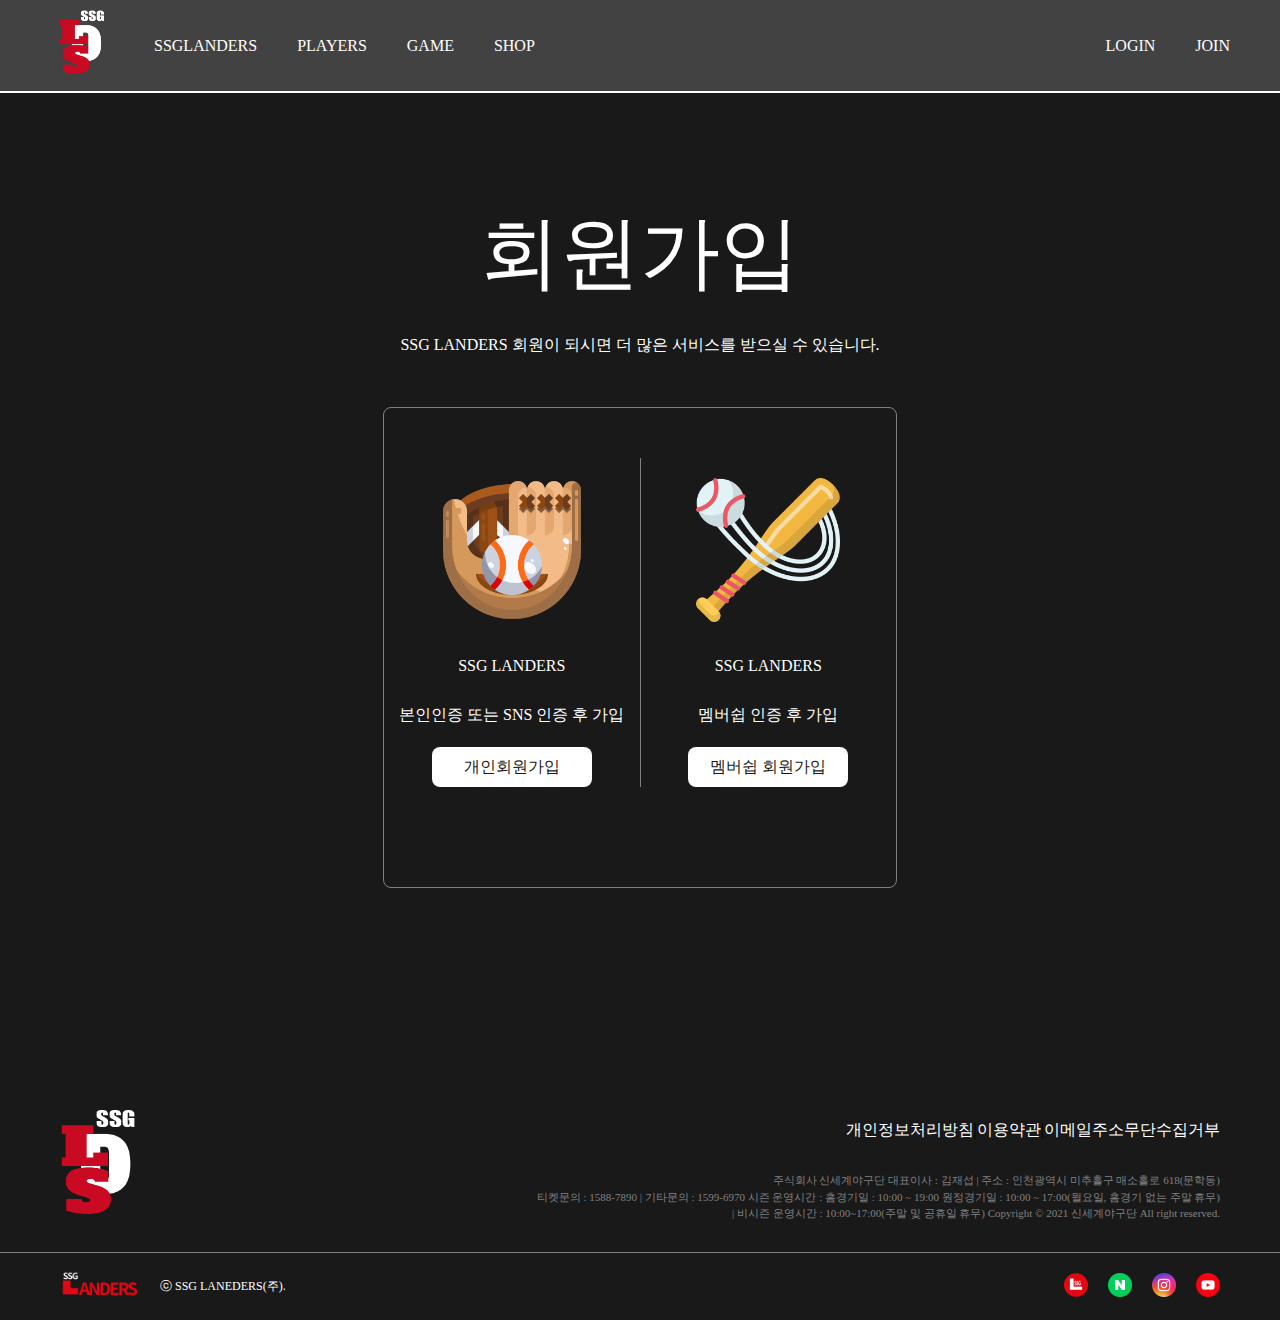
<file: join.html>
<!DOCTYPE html>
<html lang="en">

<head>
    <meta charset="UTF-8">
    <meta name="viewport" content="width=device-width, initial-scale=1.0">
    <title>Document</title>
    <link rel="stylesheet" href="./css/reset.css">
    <link rel="stylesheet" href="./css/common.css">
    <link rel="stylesheet" href="./css/join.css">

</head>

<body>
   <header>
        <div class="d_nav1">
            <section class="d_h_sec1">
                <h1 class="d_logo">
                    <a href="./index.html"><img src="./img/logo500.png" alt="logo"></a>
                </h1>
                <ul class="d_nav_2">
                    <li class="d_nav_li_1">
                        <div class="d_border_1">
                            <a href="./ssgmain.html">
                                <h2>SSGLANDERS</h2>
                            </a>
                        </div>

                        <div class="d_hover_1">
                            <ul class="d_2deth_1 d_flex">
                                <li>
                                    <a href="./ssg_report.html">구단소개</a>
                                </li>
                                <li>
                                    <a href="./ssg_history.html">HISTORY</a>
                                </li>
                            </ul>
                        </div>
                    </li>
                    <li class="d_nav_li_2">
                        <div class="d_border_2">
                            <a href="./player_page.html">
                                <h2>PLAYERS</h2>
                            </a>
                        </div>

                        <div class="d_hover_2">
                            <ul class="d_2deth_2 d_flex ">
                                <li>
                                    <a href="#">투수</a>
                                </li>
                                <li>
                                    <a href="#">타자</a>
                                </li>
                            </ul>
                        </div>
                    </li>
                    <li class="d_nav_li_3">
                        <div class="d_border_3">
                            <a href="#">
                                <h2>GAME</h2>
                            </a>
                        </div>

                        <div class="d_hover_3">
                            <ul class="d_2deth_3 d_flex">
                                <li>
                                    <a href="./info.html">입장권안내</a>
                                </li>
                                <li>
                                    <a href="./news.html">소식</a>
                                </li>
                                <li>
                                    <a href="./photo.html">포토</a>
                                </li>
                            </ul>
                        </div>
                    </li>
                    <li>
                        <div class="d_border_4">
                            <a href="./shop_page.html">
                                <h2>SHOP</h2>
                            </a>
                        </div>

                    </li>
                </ul>
            </section>
            <section>
                <nav class="d_nav_f">
                    <ul class="d_ul_f">
                        <li>
                            <a href="./login.html">
                                <h3>LOGIN</h3>
                            </a>
                        </li>
                        <li>
                            <a href="./join.html">
                                <h3>JOIN</h3>
                            </a>
                        </li>
                        <li class="d_li_f" id="mobile_btn">
                            <img src="./img/more_see_w.png" alt="more">
                        </li>
                    </ul>
                </nav>
            </section>
        </div>

    </header>
    <div class="head_thing" id="mobile_navi">
        <section class="d_sec_mobile">
            <div class="d_mobile_position">
                <ul class="mobile_nav1">
                    <li class="home_icon">
                        <img src="./img/home_w.png" alt="home">
                    </li>
                    <li class="x_icon" id="mobile_navi_img">
                        <img src="./img/x_w.png" alt="x">
                    </li>
                </ul>
                
            </div>

            <div class="d_mobile_div1">
                <nav class="mobile_nav2">
                    <div class="d_btnlogin">LOGIN</div>
                </nav>
                <nav class="mobile_nav3">
                    <div class="d_btnjoin">JOIN US</div>
                </nav>
            </div>
            <div class="d_line1"></div>
            <div class="d_flex_navmobile">
                <div class="d_flex_nav2">
                    <ul class="d_mobile_nav4">
                        <li>
                            <div>
                                <a href="#">
                                    <h2>SSGLANDERS</h2>
                                </a>
                            </div>
                        </li>
                        <li>
                            <div>
                                <a href="./player_page.html">
                                    <h2>PLAYERS</h2>
                                </a>
                            </div>
                        </li>
                        <li>
                            <div class="d_border_3">
                                <a href="">
                                    <h2>GAME</h2>
                                </a>
                            </div>
                        </li>
                        <li>

                            <div class="d_border_4">
                                <a href="./shop_page.html">
                                    <h2>SHOP</h2>
                                </a>
                            </div>
                        </li>

                    </ul>
                </div>
                <div class="d_line2"></div>
                <div class="d_flex_nav3">
                    <ul>
                        <li>

                            <div>
                                <ul class="d_mobile_nav4">
                                    <li>
                                        <a href="./ssg_report.html">구단소개</a>
                                    </li>
                                    <li>
                                        <a href="./ssg_history.html">HISTORY</a>
                                    </li>
                                </ul>
                            </div>
                        </li>
                    </ul>
                </div>
            </div>

        </section>        
    </div>

    <main>

        <section class="main_sec1">
            <h2>
                회원가입
            </h2>
            <div>
                <p>
                    SSG LANDERS 회원이 되시면 더 많은 서비스를 받으실 수 있습니다.
                </p>
            </div>
        </section>

        <section class="join_sec1">
            <div class="flex_box1 d_boxmobile1">
                <div class="img_box1">
                    <img src="./img/baseball_glove.png" alt="#">
                </div>
                <h4>SSG LANDERS</h4>
                <h4>본인인증 또는 SNS 인증 후 가입</h4>
                <div class="btn_join">
                    <a href="#">
                        <p>개인회원가입</p>
                    </a>

                </div>
            </div>
            <div class="flex_box1 d_boxmobile2">
                <div class="img_box1">
                    <img src="./img/baseball_1.png" alt="baseball">
                </div>
                <h4>SSG LANDERS</h4>
                <h4>멤버쉽 인증 후 가입</h4>
                <div class="btn_join">
                    <a href="#">
                        <p>멤버쉽 회원가입</p>
                    </a>
                </div>
            </div>

        </section>



    </main>
    <footer>
            

        <div class="footer_sec">
            <div class="box">
                <div class="footer_logo">
                    <a href="#"><img src="./img/logo_white.png" alt="logo"></a>
                </div>
                <section class="news_notice">
                    <ul>
                        <li><a href="#">개인정보처리방침 </a></li>
                        <li>
                            <span class="stick">|</span>
                        </li>
                        
                        <li><a href="#">이용약관 </a></li>
                        <li>
                            <span class="stick">|</span>
                        </li>
                        
                        <li><a href="#">이메일주소무단수집거부</a></li>
                    </ul>
                    <p>주식회사 신세계야구단 대표이사 : 김재섭 | 주소 : 인천광역시 미추홀구 매소홀로 618(문학동)  <br>티켓문의 : 1588-7890 | 기타문의 : 1599-6970
                        시즌 운영시간 : 홈경기일 : 10:00 ~ 19:00 원정경기일 : 10:00 ~ 17:00(월요일, 홈경기 없는 주말 휴무) <br> | 비시즌 운영시간 :
                        10:00~17:00(주말
                        및 공휴일 휴무)
                        Copyright © 2021 신세계야구단 All right reserved.</p>
                </section>
            </div>
            <div id="fot_line"></div>
            <section class="footer_icon">
                <div class="fot_icon">
                    <div id="fot_logo"><img src="./img/footer_logo.png" alt="#"></div>
                    <h4>ⓒ SSG LANEDERS(주).</h4>
                </div>
                <div>
                    <ul class="fot_sns_icon">
                        <li><a href="#">
                                <img src="./img/snslogo.png" alt="sns">
                            </a></li>
                        <li><a href="#">
                                <img src="./img/sns_naver.png" alt="naver">
                            </a></li>
                        <li><a href="#">
                                <img src="./img/sns_instagram.png" alt="insta">
                            </a></li>
                        <li><a href="#">
                                <img src="./img/sns_youtube.png" alt="youtube">
                            </a></li>
                    </ul>
                </div>
            </section>
        </div>
    </footer>
     <script src="./js/common.js"></script>
</body>

</html>
</file>
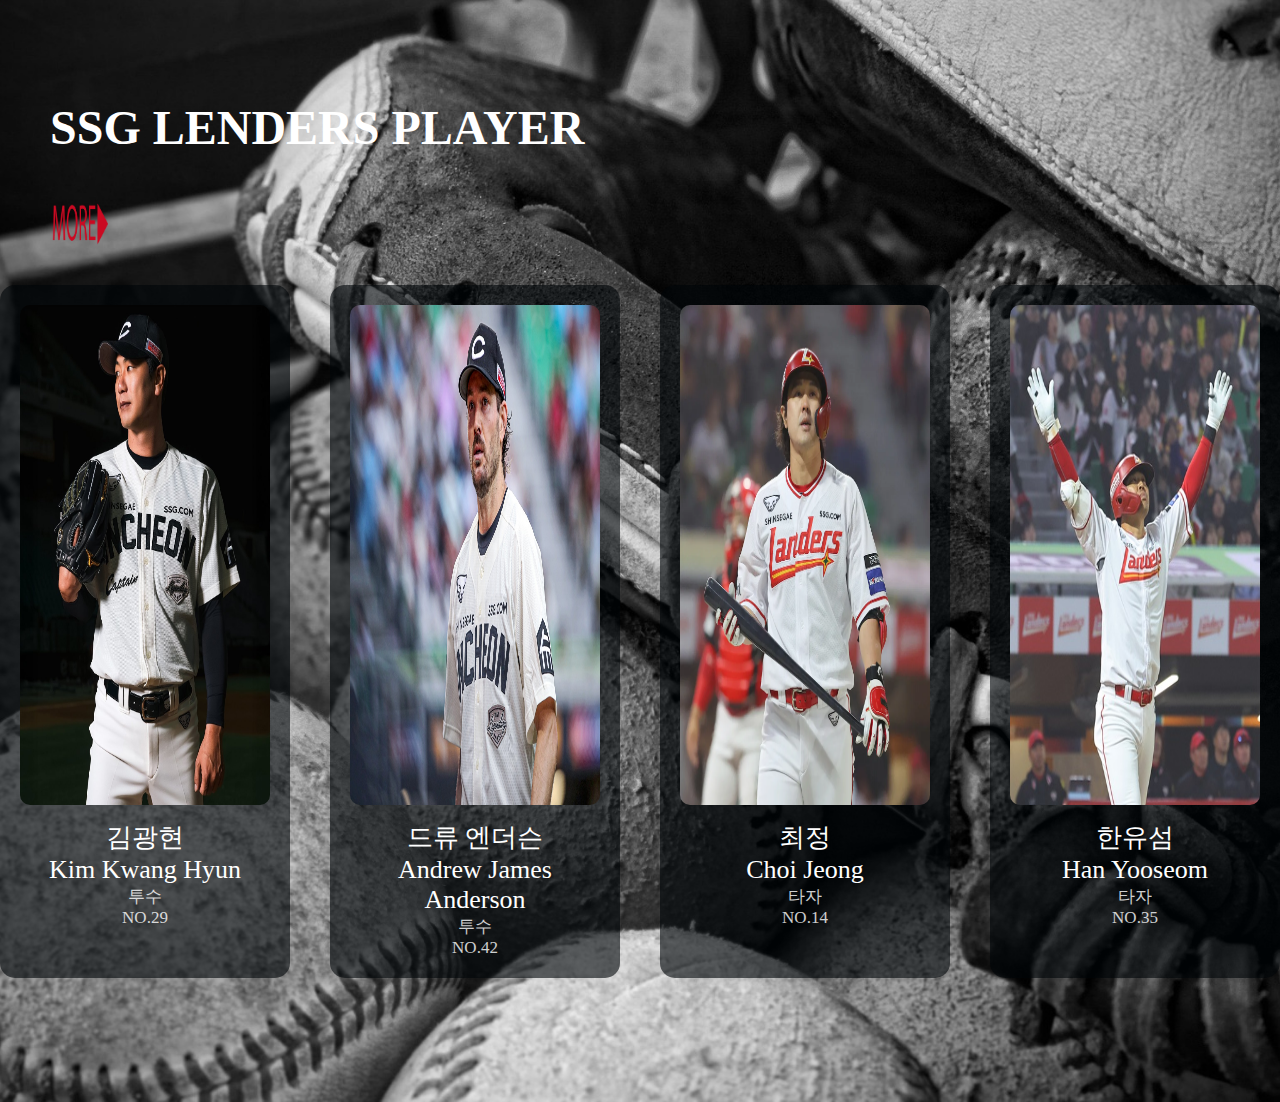
<file: main_player.html>
<!DOCTYPE html>
<html lang="en">
<head>
    <meta charset="UTF-8">
    <meta name="viewport" content="width=device-width, initial-scale=1.0">
    <title>Document</title>
    <link rel="stylesheet" href="./css/main_player.css">
</head>
<body>
    <main>
        <section class="cspl">
             <div class="cspl_hd1">
            <h2>SSG LENDERS PLAYER</h2>
            <a href="" class="cspl_more"><img src="./img/playermore.png" alt="선수전체사진"></a>
            <div class="cspl_1">
                <div class="cspl_img">
                   <a href=""><img src="./img/ssg1.jfif" alt="김광현사진"></a> 
                <h3>김광현<br>Kim Kwang Hyun</h3>
            <p>투수</p>
            <p>NO.29</p>
            </div>
                <div class="cspl_img">
                   <a href=""> <img src="./img/ssg2.jpg" alt="앤더슨사진"></a>
                <h3>드류 엔더슨<br>Andrew James Anderson</h3>
            <p>투수</p>
            <p>NO.42</p>
                </div>
                <div class="cspl_img">
                    <a href=""><img src="./img/ssg3.jpg" alt="최정사진"></a>
                <h3>최정<br>Choi Jeong</h3>
            <p>타자</p>
            <p>NO.14</p>
                </div>
                <div class="cspl_img">
                  <a href=""><img src="./img/ssg4.jpg" alt="한유섬사진"></a>
                <h3>한유섬<br>Han Yooseom</h3>
            <p>타자</p>
            <p>NO.35</p>
                </div>
            </div>
             </div>
        </section>
    </main>
</body>
</html>
</file>
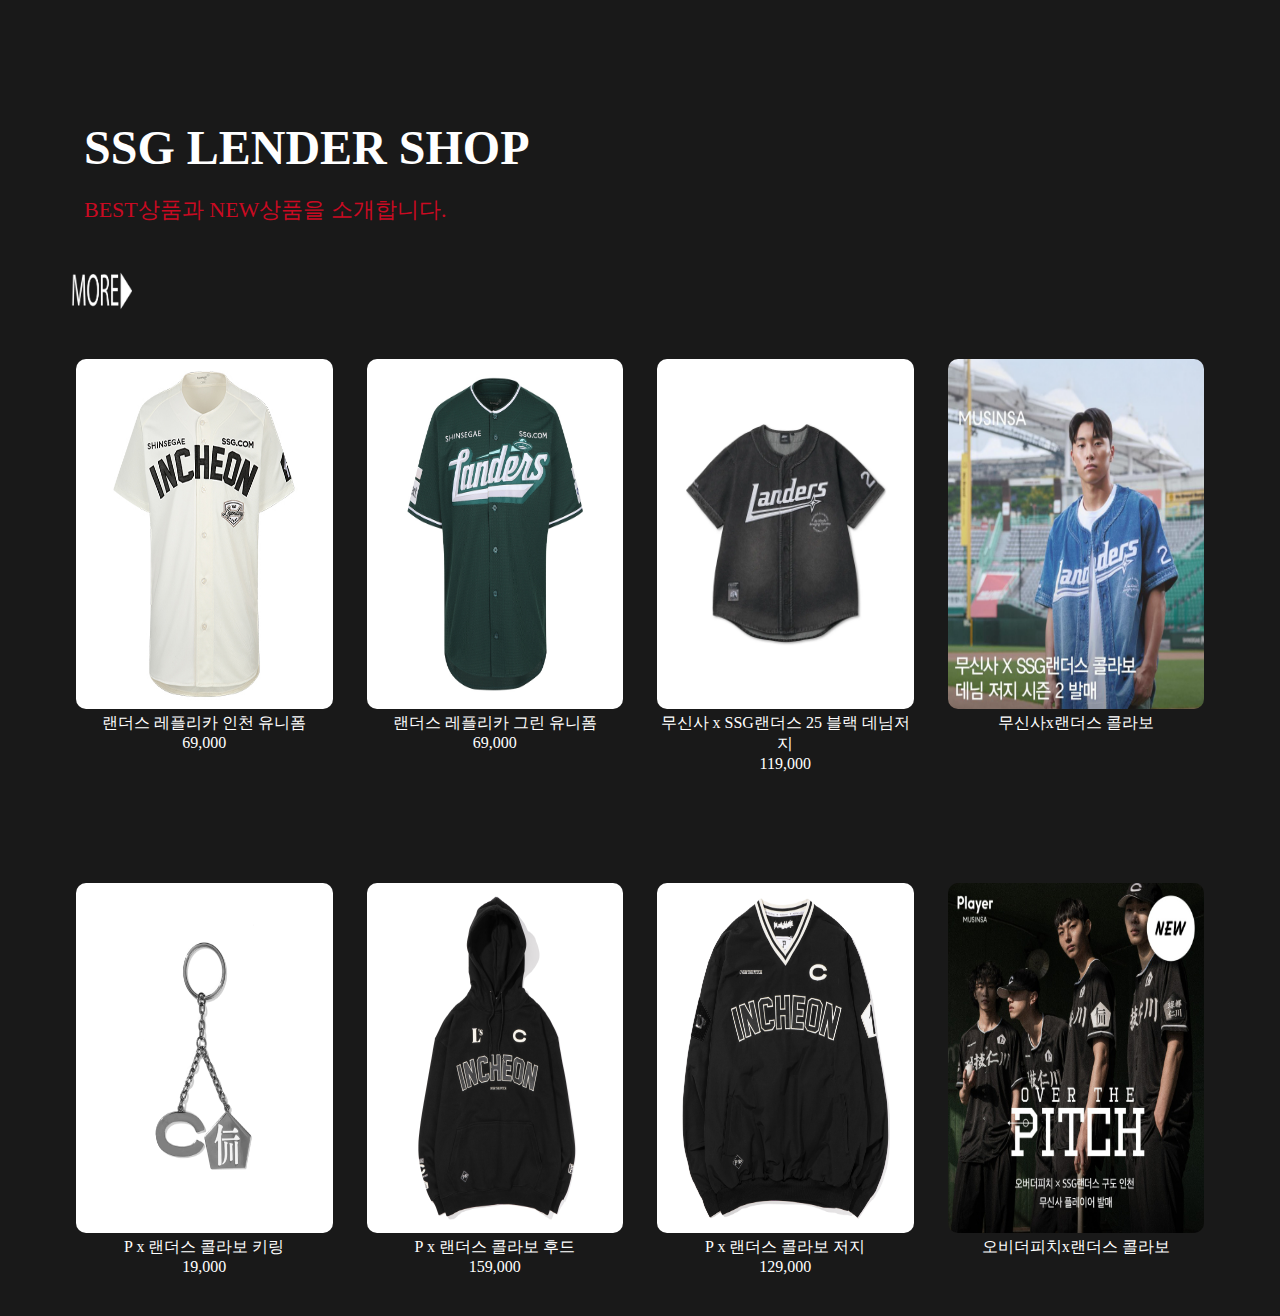
<file: main_shop.html>
<!DOCTYPE html>
<html lang="en">
<head>
    <meta charset="UTF-8">
    <meta name="viewport" content="width=device-width, initial-scale=1.0">
   <link rel="stylesheet" href="./css/main_shop.css">
    <title>Document</title>
</head>
<body>
    <main>
     <section class="txt1">
        <div class="txt_hd1">
            <h2>SSG LENDER SHOP</h2>
            <a href="./shop.html" class="txt_hd2">BEST상품과 NEW상품을 소개합니다.</a>
               <!-- <a href=""><div class="more"><img src="./img/Untitled-1.png" alt=""></div></a> -->
        </div>
        <a href="./shop.html" class="more"><img src="./img/csmore.png" alt="상품메인사진"></a>
        <ul class="txt_1-1">
            <li class="txt_1-12">
                <figure class="txt_1-1img">
                <a href=""><img src="./img/shop1.jpg" alt="인천유니폼"></a>
                <figcaption class="txt_1-1txt">랜더스 레플리카 인천 유니폼<br>69,000</figcaption>
                </figure>
                <li class="txt_1-12">
                <figure class="txt_1-1img">
                <img src="./img/shop2.jpg" alt="그린유니폼">
                <figcaption class="txt_1-1txt">랜더스 레플리카 그린 유니폼<br>69,000</figcaption>
                </figure>
                <li class="txt_1-12">
                <figure class="txt_1-1img">
                <img src="./img/sho3.jpg" alt="무신사 흑청사진">
                <figcaption class="txt_1-1txt">무신사 x SSG랜더스 25 블랙 데님저지<br>119,000</figcaption>
                </figure>
                 <li class="txt_1-12">
                <figure class="txt_1-1img">
                <img src="./img/shop4.png" alt="무신사 데님사진">
                <figcaption class="txt_1-1txt">무신사x랜더스 콜라보</figcaption>
                </figure>
            </li>
        </ul>
     </section>
     <section class="txt2">
        <ul class="txt_1-1">
        <li class="txt_1-12">
                <figure class="txt_1-1img">
                <img src="./img/shop5.jpg" alt="키링사진">
                <figcaption class="txt_1-1txt">P x 랜더스 콜라보 키링 <br>19,000</figcaption>
                </figure>
        </li>
                  <li class="txt_1-12">
                <figure class="txt_1-1img">
                <img src="./img/shop6.jpg" alt="구도인천 후드">
                <figcaption class="txt_1-1txt">P x 랜더스 콜라보 후드<br>159,000</figcaption>
                </figure>
                  </li>
                   <li class="txt_1-12">
                <figure class="txt_1-1img">
                <img src="./img/shop7.jpg" alt="콜라보 저지">
                <figcaption class="txt_1-1txt">P x 랜더스 콜라보 저지<br>129,000</figcaption>
                </figure>
                   </li>
                   <li class="txt_1-12">
                <figure class="txt_1-1img">
                <img src="./img//shop8.jfif" alt="콜라보">
                <figcaption class="txt_1-1txt">오비더피치x랜더스 콜라보</figcaption>
                </figure>
                </li>
        </ul>
     </section>
    </main>   
</body>
</html>
</file>
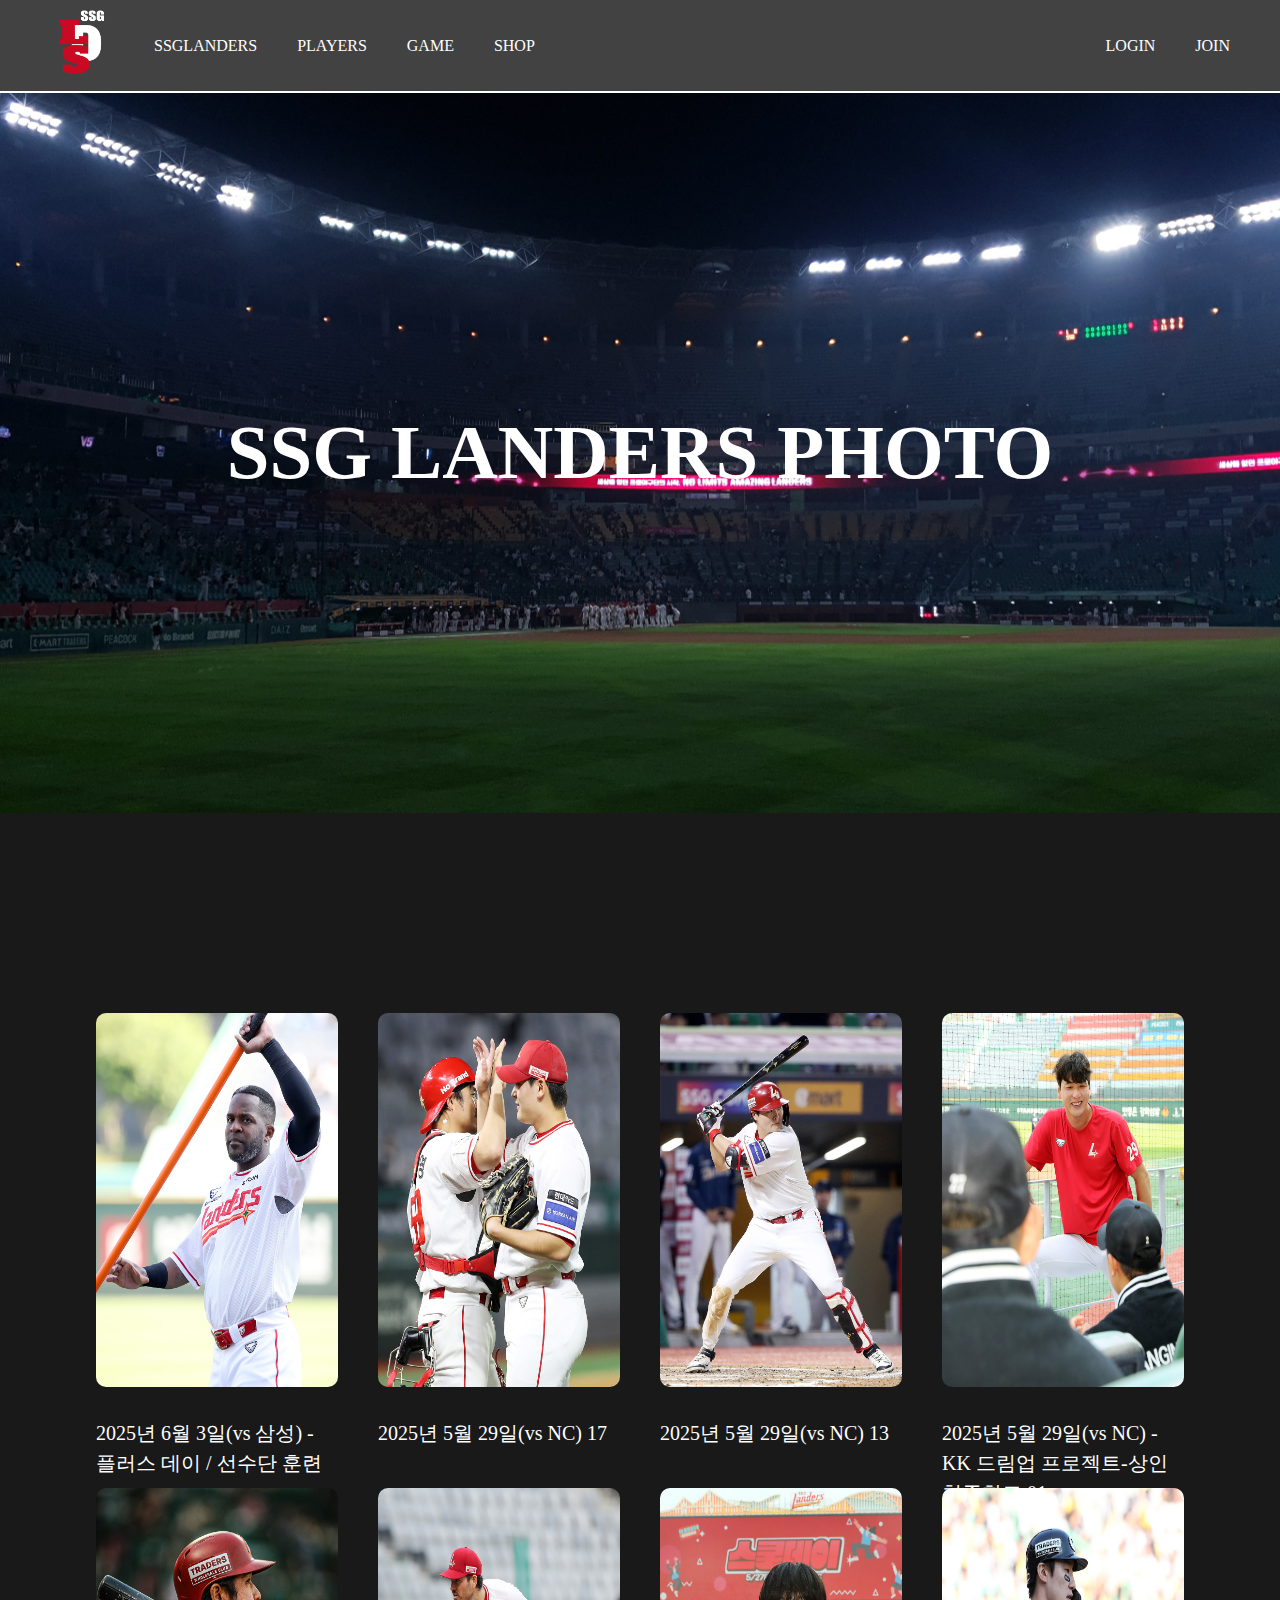
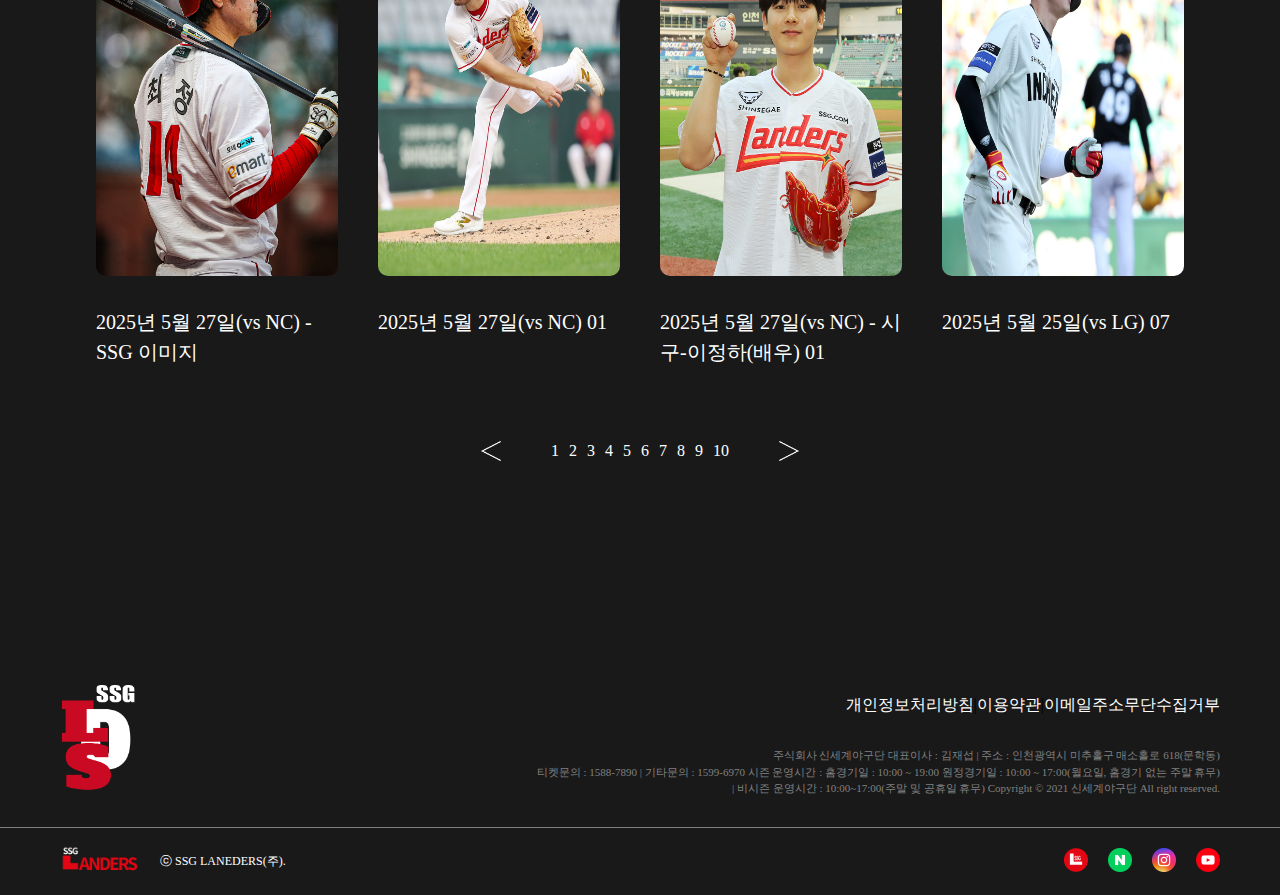
<file: photo.html>
<!DOCTYPE html>
<html lang="en">

<head>
    <meta charset="UTF-8">
    <meta name="viewport" content="width=device-width, initial-scale=1.0">
    <title>Document</title>
    <link rel="stylesheet" href="./css/reset.css">
    <link rel="stylesheet" href="./css/photo_style.css">
    <link rel="stylesheet" href="./css/footer_style.css">
    <link rel="stylesheet" href="./css/header_style.css">


</head>

<body>
 <header>
        <div class="d_nav1">
            <section class="d_h_sec1">
                <h1 class="d_logo">
                    <a href="./index.html"><img src="./img/logo500.png" alt="logo"></a>
                </h1>
                <ul class="d_nav_2">
                    <li class="d_nav_li_1">
                        <div class="d_border_1">
                            <a href="./ssgmain.html">
                                <h2>SSGLANDERS</h2>
                            </a>
                        </div>

                        <div class="d_hover_1">
                            <ul class="d_2deth_1 d_flex">
                                <li>
                                    <a href="./ssg_report.html">구단소개</a>
                                </li>
                                <li>
                                    <a href="./ssg_history.html">HISTORY</a>
                                </li>
                            </ul>
                        </div>
                    </li>
                    <li class="d_nav_li_2">
                        <div class="d_border_2">
                            <a href="./player_page.html">
                                <h2>PLAYERS</h2>
                            </a>
                        </div>

                        <div class="d_hover_2">
                            <ul class="d_2deth_2 d_flex ">
                                <li>
                                    <a href="#">투수</a>
                                </li>
                                <li>
                                    <a href="#">타자</a>
                                </li>
                            </ul>
                        </div>
                    </li>
                    <li class="d_nav_li_3">
                        <div class="d_border_3">
                            <a href="#">
                                <h2>GAME</h2>
                            </a>
                        </div>

                        <div class="d_hover_3">
                            <ul class="d_2deth_3 d_flex">
                                <li>
                                    <a href="./info.html">입장권안내</a>
                                </li>
                                <li>
                                    <a href="./news.html">소식</a>
                                </li>
                                <li>
                                    <a href="./photo.html">포토</a>
                                </li>
                            </ul>
                        </div>
                    </li>
                    <li>
                        <div class="d_border_4">
                            <a href="./shop_page.html">
                                <h2>SHOP</h2>
                            </a>
                        </div>

                    </li>
                </ul>
            </section>
            <section>
                <nav class="d_nav_f">
                    <ul class="d_ul_f">
                        <li>
                            <a href="./login.html">
                                <h3>LOGIN</h3>
                            </a>
                        </li>
                        <li>
                            <a href="./join.html">
                                <h3>JOIN</h3>
                            </a>
                        </li>
                        <li class="d_li_f" id="mobile_btn">
                            <img src="./img/more_see_w.png" alt="more">
                        </li>
                    </ul>
                </nav>
            </section>
        </div>

    </header>
    <div class="head_thing" id="mobile_navi">
        <section class="d_sec_mobile">
            <div class="d_mobile_position">
                <ul class="mobile_nav1">
                    <li class="home_icon">
                        <img src="./img/home_w.png" alt="home">
                    </li>
                    <li class="x_icon" id="mobile_navi_img">
                        <img src="./img/x_w.png" alt="x">
                    </li>
                </ul>
                
            </div>

            <div class="d_mobile_div1">
                <nav class="mobile_nav2">
                    <div class="d_btnlogin">LOGIN</div>
                </nav>
                <nav class="mobile_nav3">
                    <div class="d_btnjoin">JOIN US</div>
                </nav>
            </div>
            <div class="d_line1"></div>
            <div class="d_flex_navmobile">
                <div class="d_flex_nav2">
                    <ul class="d_mobile_nav4">
                        <li>
                            <div>
                                <a href="#">
                                    <h2>SSGLANDERS</h2>
                                </a>
                            </div>
                        </li>
                        <li>
                            <div>
                                <a href="./player_page.html">
                                    <h2>PLAYERS</h2>
                                </a>
                            </div>
                        </li>
                        <li>
                            <div class="d_border_3">
                                <a href="">
                                    <h2>GAME</h2>
                                </a>
                            </div>
                        </li>
                        <li>

                            <div class="d_border_4">
                                <a href="./shop_page.html">
                                    <h2>SHOP</h2>
                                </a>
                            </div>
                        </li>

                    </ul>
                </div>
                <div class="d_line2"></div>
                <div class="d_flex_nav3">
                    <ul>
                        <li>

                            <div>
                                <ul class="d_mobile_nav4">
                                    <li>
                                        <a href="./ssg_report.html">구단소개</a>
                                    </li>
                                    <li>
                                        <a href="./ssg_history.html">HISTORY</a>
                                    </li>
                                </ul>
                            </div>
                        </li>
                    </ul>
                </div>
            </div>

        </section>        
    </div>

    <div class="head_thing" id="mobile_navi">
        <section class="d_sec_mobile">
            <div class="d_mobile_position">
                <ul class="mobile_nav1">
                    <li class="home_icon">
                        <img src="./img/home_w.png" alt="home">
                    </li>
                    <li class="x_icon" id="mobile_navi_img">
                        <img src="./img/x_w.png" alt="x">
                    </li>
                </ul>
                
            </div>

            <div class="d_mobile_div1">
                <nav class="mobile_nav2">
                    <div class="d_btnlogin">LOGIN</div>
                </nav>
                <nav class="mobile_nav3">
                    <div class="d_btnjoin">JOIN US</div>
                </nav>
            </div>
            <div class="d_line1"></div>
            <div class="d_flex_navmobile">
                <div class="d_flex_nav2">
                    <ul class="d_mobile_nav4">
                        <li>
                            <div>
                                <a href="#">
                                    <h2>SSGLANDERS</h2>
                                </a>
                            </div>
                        </li>
                        <li>
                            <div>
                                <a href="./player_page.html">
                                    <h2>PLAYERS</h2>
                                </a>
                            </div>
                        </li>
                        <li>
                            <div class="d_border_3">
                                <a href="">
                                    <h2>GAME</h2>
                                </a>
                            </div>
                        </li>
                        <li>

                            <div class="d_border_4">
                                <a href="./shop_page.html">
                                    <h2>SHOP</h2>
                                </a>
                            </div>
                        </li>

                    </ul>
                </div>
                <div class="d_line2"></div>
                <div class="d_flex_nav3">
                    <ul>
                        <li>

                            <div>
                                <ul class="d_mobile_nav4">
                                    <li>
                                        <a href="./ssg_report.html">구단소개</a>
                                    </li>
                                    <li>
                                        <a href="./ssg_history.html">HISTORY</a>
                                    </li>
                                </ul>
                            </div>
                        </li>
                    </ul>
                </div>
            </div>

        </section>              
    </div>
    <main>
        <div class="main_top">
            <h2>SSG LANDERS PHOTO</h2>
        </div>
        <section class="picture">
            <figure class="picture_box">
                <img src="./img/picture_img1.jpg" alt="photo_img">
                <figcaption>
2025년 6월 3일(vs 삼성) - 플러스 데이 / 선수단 훈련</figcaption>
            </figure>
            <figure class="picture_box">
                <img src="./img/picture_img2.jpg" alt="photo_img">
                <figcaption>
2025년 5월 29일(vs NC) 17</figcaption>
            </figure>
            <figure class="picture_box">
                <img src="./img/picture_img3.jpg" alt="photo_img">
                <figcaption>
2025년 5월 29일(vs NC) 13</figcaption>
            </figure>
            <figure class="picture_box">
                <img src="./img/picture_img4.jpg" alt="photo_img">
                <figcaption>
2025년 5월 29일(vs NC) - KK 드림업 프로젝트-상인천중학교 01</figcaption>
            </figure>
            <figure class="picture_box">
                <img src="./img/picture_img5.jpg" alt="photo_img">
                <figcaption>
2025년 5월 27일(vs NC) - SSG 이미지</figcaption>
            </figure>
            <figure class="picture_box">
                <img src="./img/picture_img6.jpg" alt="photo_img">
                <figcaption>
2025년 5월 27일(vs NC) 01</figcaption>
            </figure>
            <figure class="picture_box">
                <img src="./img/picture_img7.jpg" alt="photo_img">
                <figcaption>
2025년 5월 27일(vs NC) - 시구-이정하(배우) 01</figcaption>
            </figure>
            <figure class="picture_box">
                <img src="./img/picture_img8.jpg" alt="photo_img">
                <figcaption>
2025년 5월 25일(vs LG) 07</figcaption>
            </figure>
        </section>

        <section class="picture_paging">
            <div class="picture_paging_bnt">
                <img src="./img/left_img.png" alt="left_icon">
            </div>
            <div class="paging_number">
                <ul>
                    <li><a href="#">1</a></li>
                    <li><a href="#">2</a></li>
                    <li><a href="#">3</a></li>
                    <li><a href="#">4</a></li>
                    <li><a href="#">5</a></li>
                    <li><a href="#">6</a></li>
                    <li><a href="#">7</a></li>
                    <li><a href="#">8</a></li>
                    <li><a href="#">9</a></li>
                    <li><a href="#">10</a></li>
                </ul>
            </div>
            <div class="picture_paging_bnt">
                <img src="./img/right_img.png" alt="right_icon">
            </div>
        </section>
    </main>
    <footer>
        <div class="footer_sec">
            <div class="box">
                <div class="footer_logo">
                    <a href="./index.html"><img src="./img/logo_white.png" alt="footer"></a>
                </div>
                <section class="news_notice">
                    <ul>
                        <li><a href="#">개인정보처리방침 </a></li>
                        <li><span class="stick">|</span></li>
                        <li><a href="#">이용약관 </a></li>
                        <li><span class="stick">|</span></li>
                        <li><a href="#">이메일주소무단수집거부</a></li>
                    </ul>
                    <p>주식회사 신세계야구단 대표이사 : 김재섭 | 주소 : 인천광역시 미추홀구 매소홀로 618(문학동) <br>티켓문의 : 1588-7890 | 기타문의 : 1599-6970
                        시즌 운영시간 : 홈경기일 : 10:00 ~ 19:00 원정경기일 : 10:00 ~ 17:00(월요일, 홈경기 없는 주말 휴무) <br> | 비시즌 운영시간 :
                        10:00~17:00(주말
                        및 공휴일 휴무)
                        Copyright © 2021 신세계야구단 All right reserved.</p>
                </section>
            </div>
            <div id="fot_line"></div>
            <section class="footer_icon">
                <div class="fot_icon">
                    <div id="fot_logo"><img src="./img/footer_logo.png" alt="footer"></div>
                    <h4>ⓒ SSG LANEDERS(주).</h4>
                </div>
                <div>
                    <ul class="fot_sns_icon">
                        <li><a href="#">
                                <img src="./img/snslogo.png" alt="ssg">
                            </a></li>
                        <li><a href="#">
                                <img src="./img/sns_naver.png" alt="naver">
                            </a></li>
                        <li><a href="#">
                                <img src="./img/sns_instagram.png" alt="instar">
                            </a></li>
                        <li><a href="#">
                                <img src="./img/sns_youtube.png" alt="youtube">
                            </a></li>
                    </ul>
                </div>
            </section>
        </div>
    </footer>
    <script src="./js/common.js"></script>
    
</body>

</html>
</file>
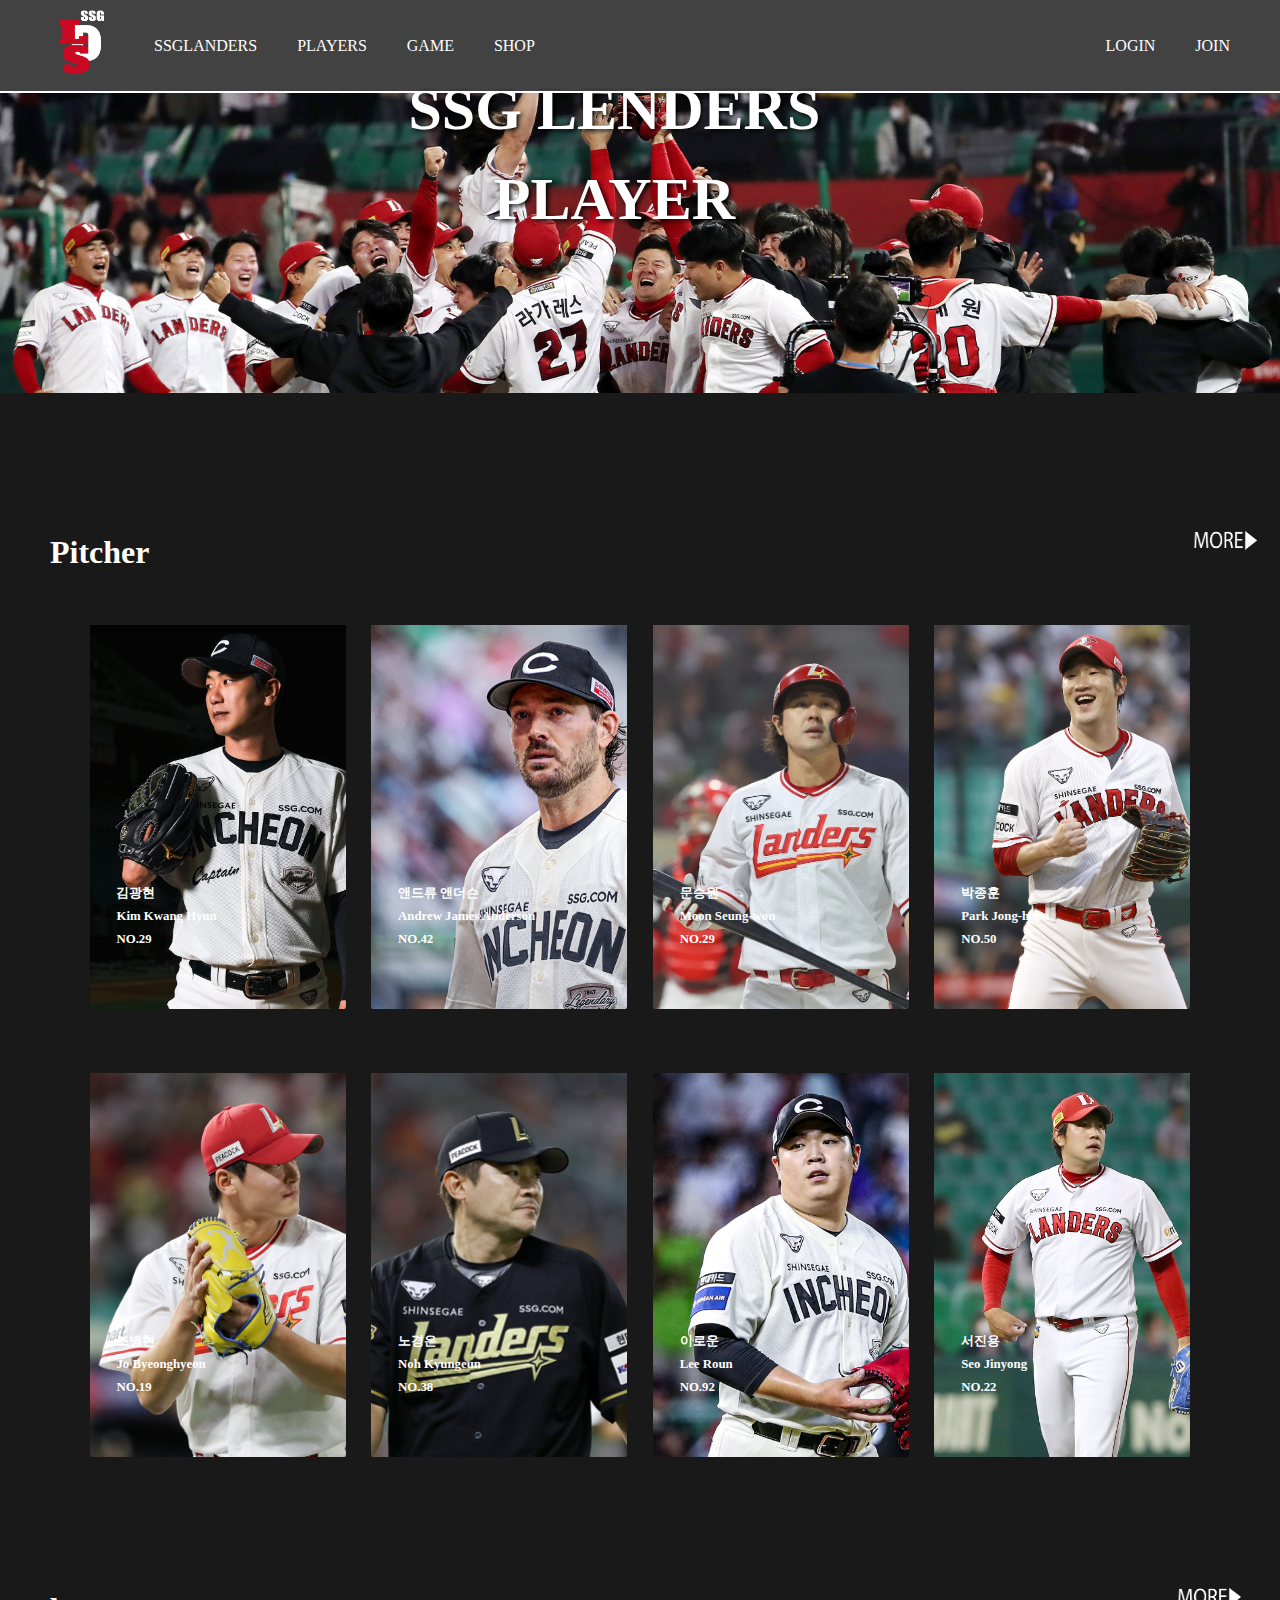
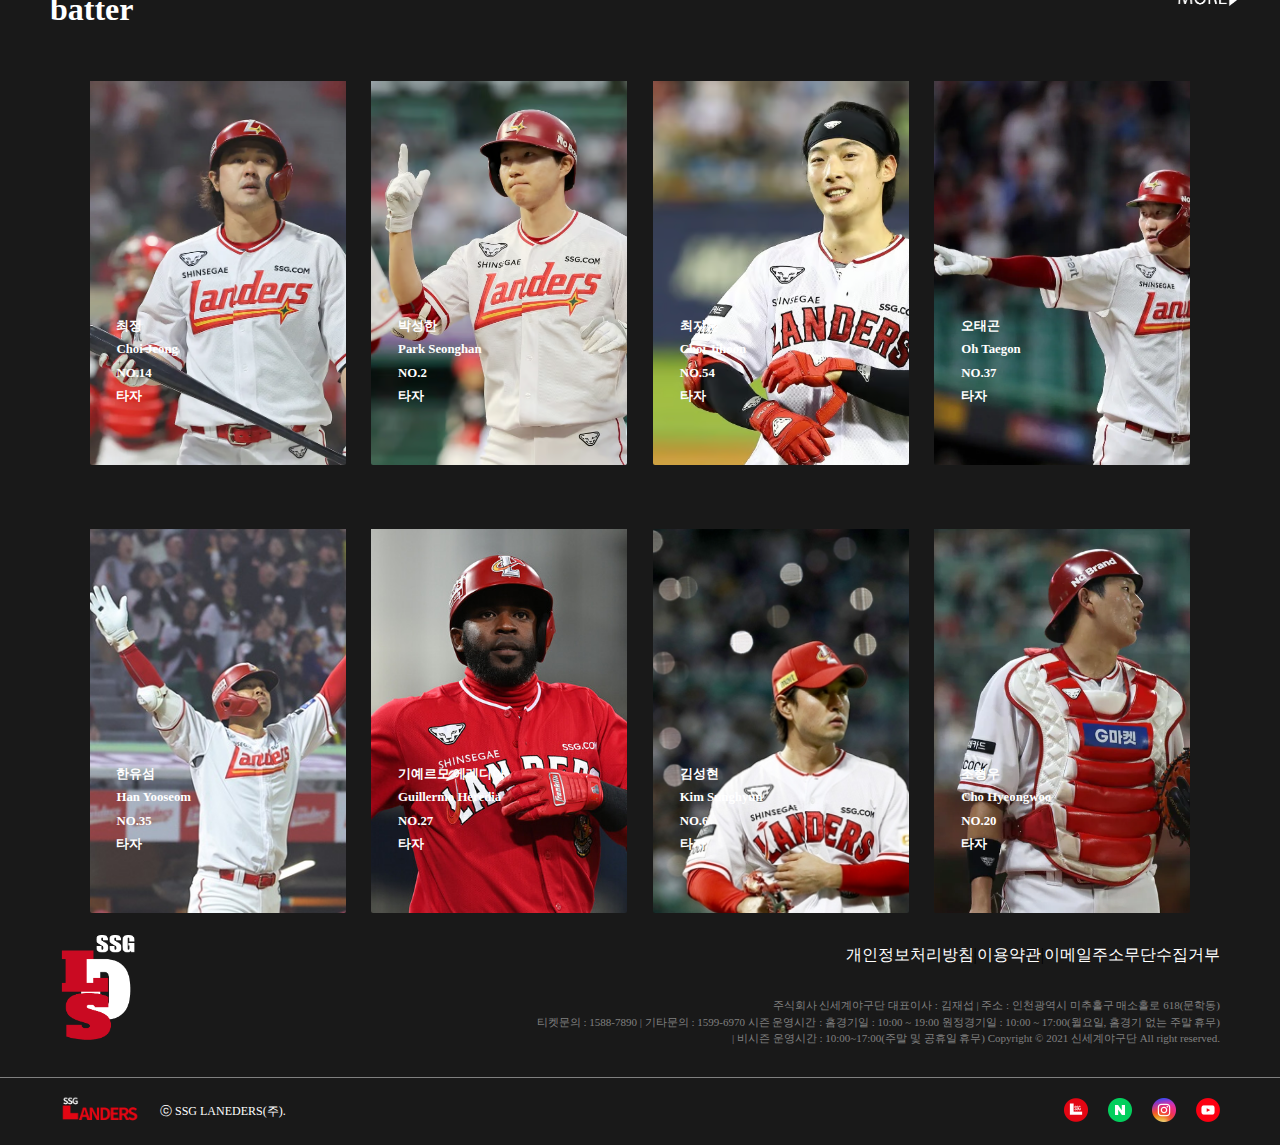
<file: player_page.html>
<!DOCTYPE html>
<html lang="en">
<head>
    <meta charset="UTF-8">
    <meta name="viewport" content="width=device-width, initial-scale=1.0">
    <link rel="stylesheet" href="./css/reset.css">
    <link rel="stylesheet" href="./css/common.css">
    <link rel="stylesheet" href="./css/player.css">
    <link rel="stylesheet" href="./css/index.css">
    <title>Document</title>
</head>
<body>
    <header>
        <div class="d_nav1">
            <section class="d_h_sec1">
                <h1 class="d_logo">
                    <a href="./index.html"><img src="./img/logo500.png" alt="logo"></a>
                </h1>
                <ul class="d_nav_2">
                    <li class="d_nav_li_1">
                        <div class="d_border_1">
                            <a href="./ssgmain.html">
                                <h2>SSGLANDERS</h2>
                            </a>
                        </div>

                        <div class="d_hover_1">
                            <ul class="d_2deth_1 d_flex">
                                <li>
                                    <a href="./ssg_report.html">구단소개</a>
                                </li>
                                <li>
                                    <a href="./ssg_history.html">HISTORY</a>
                                </li>
                            </ul>
                        </div>
                    </li>
                    <li class="d_nav_li_2">
                        <div class="d_border_2">
                            <a href="./player_page.html">
                                <h2>PLAYERS</h2>
                            </a>
                        </div>

                        <div class="d_hover_2">
                            <ul class="d_2deth_2 d_flex ">
                                <li>
                                    <a href="#">투수</a>
                                </li>
                                <li>
                                    <a href="#">타자</a>
                                </li>
                            </ul>
                        </div>
                    </li>
                    <li class="d_nav_li_3">
                        <div class="d_border_3">
                            <a href="#">
                                <h2>GAME</h2>
                            </a>
                        </div>

                        <div class="d_hover_3">
                            <ul class="d_2deth_3 d_flex">
                                <li>
                                    <a href="./info.html">입장권안내</a>
                                </li>
                                <li>
                                    <a href="./news.html">소식</a>
                                </li>
                                <li>
                                    <a href="./photo.html">포토</a>
                                </li>
                            </ul>
                        </div>
                    </li>
                    <li>
                        <div class="d_border_4">
                            <a href="./shop_page.html">
                                <h2>SHOP</h2>
                            </a>
                        </div>

                    </li>
                </ul>
            </section>
            <section>
                <nav class="d_nav_f">
                    <ul class="d_ul_f">
                        <li>
                            <a href="./login.html">
                                <h3>LOGIN</h3>
                            </a>
                        </li>
                        <li>
                            <a href="./join.html">
                                <h3>JOIN</h3>
                            </a>
                        </li>
                        <li class="d_li_f" id="mobile_btn">
                            <img src="./img/more_see_w.png" alt="more">
                        </li>
                    </ul>
                </nav>
            </section>
        </div>

    </header>
    <div class="head_thing" id="mobile_navi">
        <section class="d_sec_mobile">
            <div class="d_mobile_position">
                <ul class="mobile_nav1">
                    <li class="home_icon">
                        <img src="./img/home_w.png" alt="home">
                    </li>
                    <li class="x_icon" id="mobile_navi_img">
                        <img src="./img/x_w.png" alt="x">
                    </li>
                </ul>
                
            </div>

            <div class="d_mobile_div1">
                <nav class="mobile_nav2">
                    <div class="d_btnlogin">LOGIN</div>
                </nav>
                <nav class="mobile_nav3">
                    <div class="d_btnjoin">JOIN US</div>
                </nav>
            </div>
            <div class="d_line1"></div>
            <div class="d_flex_navmobile">
                <div class="d_flex_nav2">
                    <ul class="d_mobile_nav4">
                        <li>
                            <div>
                                <a href="#">
                                    <h2>SSGLANDERS</h2>
                                </a>
                            </div>
                        </li>
                        <li>
                            <div>
                                <a href="./player_page.html">
                                    <h2>PLAYERS</h2>
                                </a>
                            </div>
                        </li>
                        <li>
                            <div class="d_border_3">
                                <a href="">
                                    <h2>GAME</h2>
                                </a>
                            </div>
                        </li>
                        <li>

                            <div class="d_border_4">
                                <a href="./shop_page.html">
                                    <h2>SHOP</h2>
                                </a>
                            </div>
                        </li>

                    </ul>
                </div>
                <div class="d_line2"></div>
                <div class="d_flex_nav3">
                    <ul>
                        <li>

                            <div>
                                <ul class="d_mobile_nav4">
                                    <li>
                                        <a href="./ssg_report.html">구단소개</a>
                                    </li>
                                    <li>
                                        <a href="./ssg_history.html">HISTORY</a>
                                    </li>
                                </ul>
                            </div>
                        </li>
                    </ul>
                </div>
            </div>

        </section>        
    </div>

<main>
<article>
        <section class="cshd">
            <div class="cs_main1"><img src="./img/tjstneks.png" alt="선수단 사진"></div>
            <p class="cshd_txt">SSG LENDERS PLAYER</p>
        </section>
        <section class="cshd1">
            <article class="cshd1-1">
                <p>Pitcher</p>
                <div class="cshd-img"><a href=""><img src="./img/csmore.png" alt="모어사진"></a></div>
            </article>
        </section>
        <section class="cs_main_pl1">
            <div class="cs_main_pl">
            <div class="csplayer_img"><img src="./img/ssg1.jfif" alt="김광현 사진"><a href=""></a>
            <div class="csplayer_info"><p>김광현<br></p><h3>Kim Kwang Hyun</h3><h3>NO.29</h3></div></div>
            <div class="csplayer_img"><img src="./img/ssg2.jpg" alt="앤더슨"><a href=""></a>
            <div class="csplayer_info"><p>앤드류 앤더슨</p><h3>Andrew James Anderson</h3><h3>NO.42</h3></div></div>
          <div class="csplayer_img"><img src="./img/ssg3.jpg" alt="문승원 사진"><a href=""></a>
           <div class="csplayer_info"><p>문승원<br></p><h3>Moon Seung-won</h3><h3>NO.29</h3></div></div>
          <div class="csplayer_img"><img src="./img/ssgplayer44.jpg" alt="박종훈 사진"><a href=""></a>
            <div class="csplayer_info"><p>박종훈<br></p><h3>Park Jong-hoon</h3><h3>NO.50</h3></div></div>
            </div>
        </section>
        <section class="cs_main_pl1">
            <div class="cs_main_pl">
            <div class="csplayer_img"><img src="./img/ssgplayer5.jpg" alt="조병현 사진"><a href=""></a>
            <div class="csplayer_info"><p>조병현<br></p><h3>Jo Byeonghyeon</h3><h3>NO.19</h3></div></div>
             <div class="csplayer_img"><img src="./img/ssgplayer7.jpg" alt="노경은 사진"><a href=""></a>
            <div class="csplayer_info"><p>노경은<br></p><h3>Noh Kyungeun</h3><h3>NO.38</h3></div></div>
            <div class="csplayer_img"><img src="./img/ssgplayer6.jpg" alt="이로운 사진"><a href=""></a>
            <div class="csplayer_info"><p>이로운<br></p><h3>Lee Roun</h3><h3>NO.92</h3></div></div>
            <div class="csplayer_img"><img src="./img/ssgplayer8.jpg" alt="서진용 사진"><a href=""></a>
            <div class="csplayer_info"> <p>서진용<br></p><h3>Seo Jinyong</h3><h3>NO.22</h3></div></div></div>
        </section>
         <section class="cshd1">
            <article class="cshd1-1">
                <p>batter</p>
                <div class="cshd-img"><a href=""><img src="./img/csmore.png" alt="랜더스 사진"></a></div>
            </article>
            </section>
            <section class="cs_main_pl1">
            <div class="cs_main_pl">
                <div class="csplayer_img"><img src="./img/ssg3.jpg" alt="최정 사진"><a href=""></a>
            <div class="csplayer_info"><p>최정<br></p><h3> Choi Jeong</h3><h3>NO.14</h3><h2>타자</h2></div></div>
            <div class="csplayer_img"><img src="./img/parksh.jpg" alt="박성한 사진"><a href=""></a>
                <div class="csplayer_info"><p>박성한<br></p><h3>Park Seonghan</h3><h3>NO.2</h3><h2>타자</h2></div></div>
            <div class="csplayer_img"><img src="./img/ssgplayer11.jpg" alt="최지훈 사진"><a href=""></a>
                <div class="csplayer_info"><p>최지훈<br></p><h3>Choi Jihoon</h3><h3>NO.54</h3><h2>타자</h2></div></div>
               <div class="csplayer_img"><img src="./img/ohtg.jpg" alt="오태곤 사진"><a href=""></a>
                <div class="csplayer_info"><p>오태곤<br></p><h3>Oh Taegon</h3><h3>NO.37</h3><h2>타자</h2></div></div>
               </div>
        </section>
        <section class="cs_main_pl1">
            <div class="cs_main_pl">
                <div class="csplayer_img"><img src="./img/ssg4.jpg" alt="한유섬 사진"><a href=""></a>
            <div class="csplayer_info"><p>한유섬<br></p><h3>Han Yooseom</h3><h3>NO.35</h3><h2>타자</h2></div></div>
            <div class="csplayer_img"><img src="./img/ssgplayererd.jpg" alt="에레디아 사진"><a href=""></a>
                <div class="csplayer_info"><p>기예르모 에레디아<br><h3> Guillermo Heredia</h3><h3>NO.27</h3><h2>타자</h2></div></div>
             <div class="csplayer_img"><img src="./img/ssgplayer15.jpg" alt="김성현 사진"><a href=""></a>
                <div class="csplayer_info"><p>김성현<br></p><h3>Kim Sunghyun</h3><h3>NO.6</h3><h2>타자</h2></div></div>
              <div class="csplayer_img"><img src="./img/ssgplayerjho.jpg" alt="조형우 사진"><a href=""></a>
                <div class="csplayer_info"><p>조형우<br></p><h3>Cho Hyeongwoo</h3><h3>NO.20</h3><h2>타자</h2></div></div>
            </div>
    </section>
</article>
</main>
      <footer>
        <div class="footer_sec">
            <div class="box">
                <div class="footer_logo">
                    <a href="#"><img src="./img/logo_white.png" alt="logo"></a>
                </div>
                <section class="news_notice">
                    <ul>
                        <li><a href="#">개인정보처리방침 </a></li>
                        <li>
                           <span class="stick">|</span> 
                        </li>
                        
                        <li><a href="#">이용약관 </a></li>
                        <li>
                            <span class="stick">|</span>
                        </li>
                        
                        <li><a href="#">이메일주소무단수집거부</a></li>
                    </ul>
                    <p>주식회사 신세계야구단 대표이사 : 김재섭 | 주소 : 인천광역시 미추홀구 매소홀로 618(문학동)  <br>티켓문의 : 1588-7890 | 기타문의 : 1599-6970
                        시즌 운영시간 : 홈경기일 : 10:00 ~ 19:00 원정경기일 : 10:00 ~ 17:00(월요일, 홈경기 없는 주말 휴무) <br> | 비시즌 운영시간 :
                        10:00~17:00(주말
                        및 공휴일 휴무)
                        Copyright © 2021 신세계야구단 All right reserved.</p>
                </section>
            </div>
            <div id="fot_line"></div>
            <section class="footer_icon">
                <div class="fot_icon">
                    <div id="fot_logo"><img src="./img/footer_logo.png" alt="logo"></div>
                    <h4>ⓒ SSG LANEDERS(주).</h4>
                </div>
                <div>
                    <ul class="fot_sns_icon">
                        <li><a href="#">
                                <img src="./img/snslogo.png" alt="sns">
                            </a></li>
                        <li><a href="#">
                                <img src="./img/sns_naver.png" alt="naver">
                            </a></li>
                        <li><a href="#">
                                <img src="./img/sns_instagram.png" alt="insta">
                            </a></li>
                        <li><a href="#">
                                <img src="./img/sns_youtube.png" alt="youtube">
                            </a></li>
                    </ul>
                </div>
            </section>
        </div>
        <script src="./js/common.js"></script>
    </footer> 
</body>

</html>
</file>
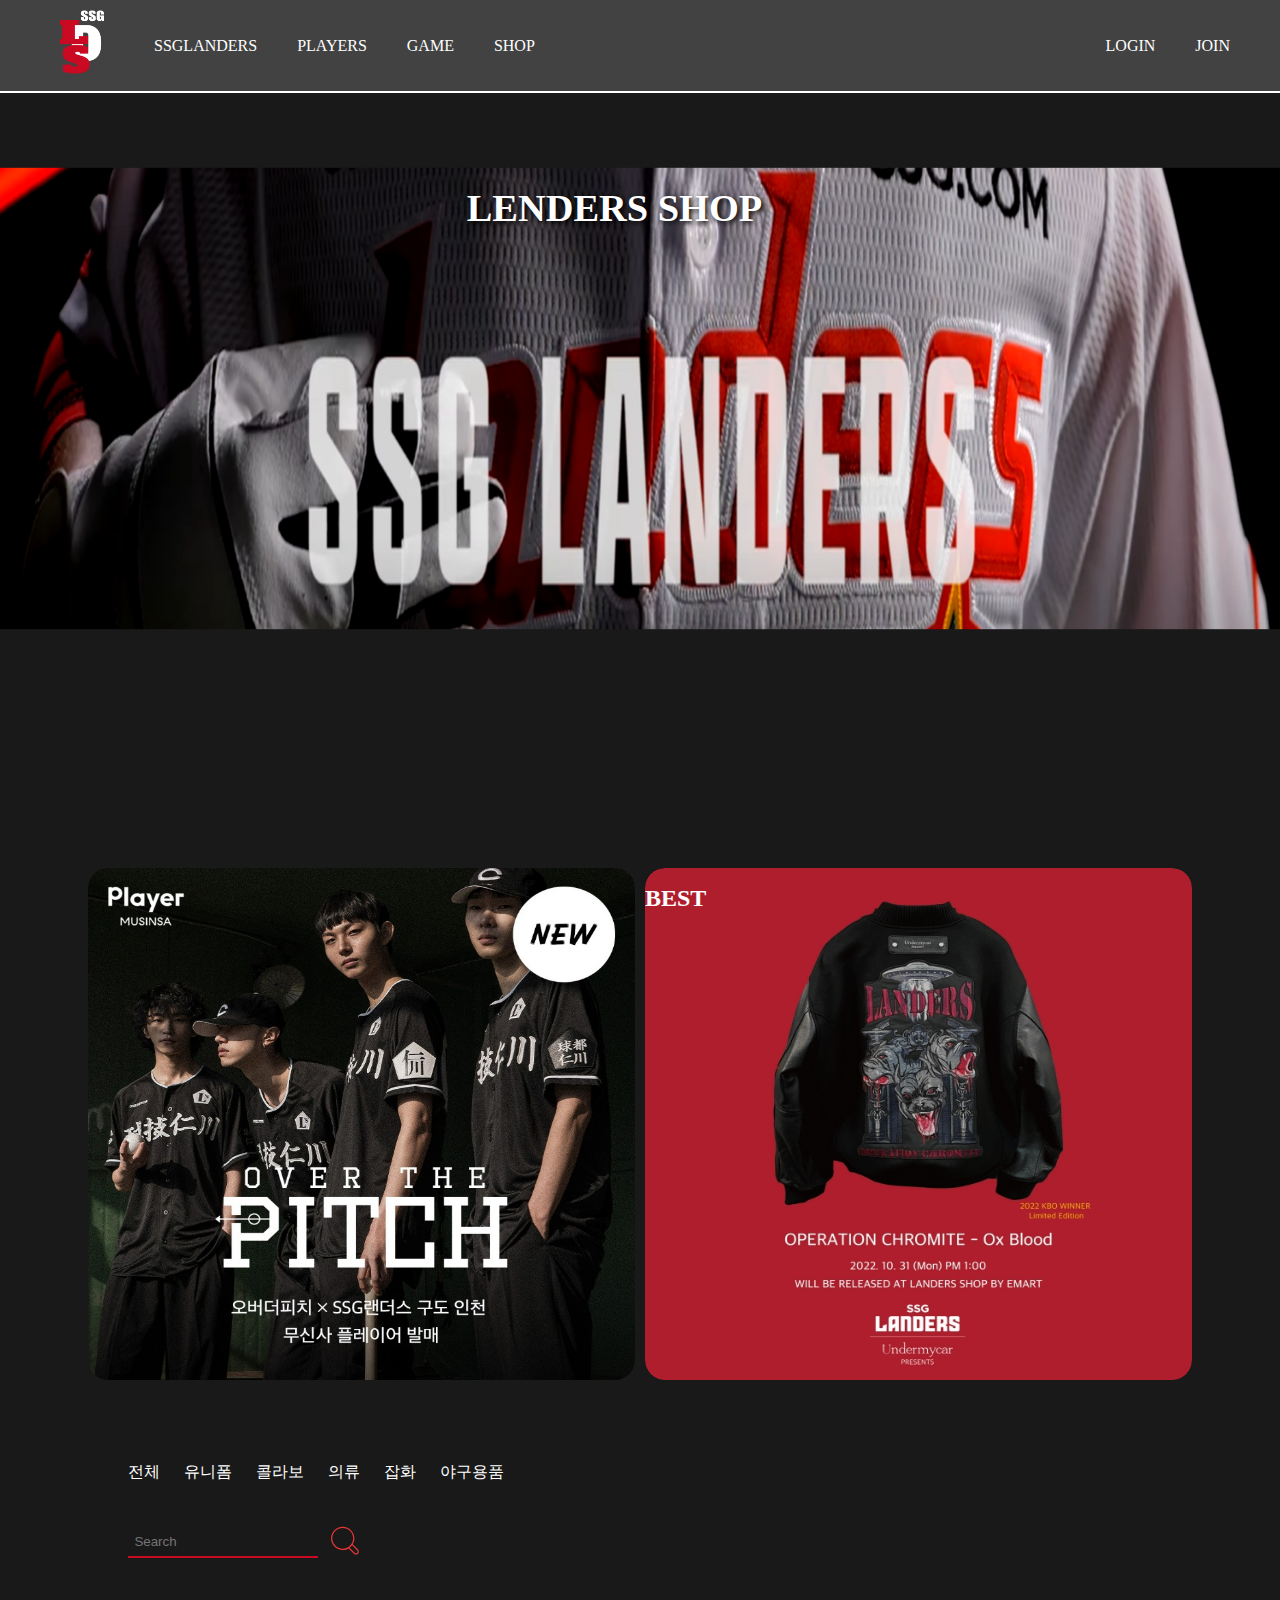
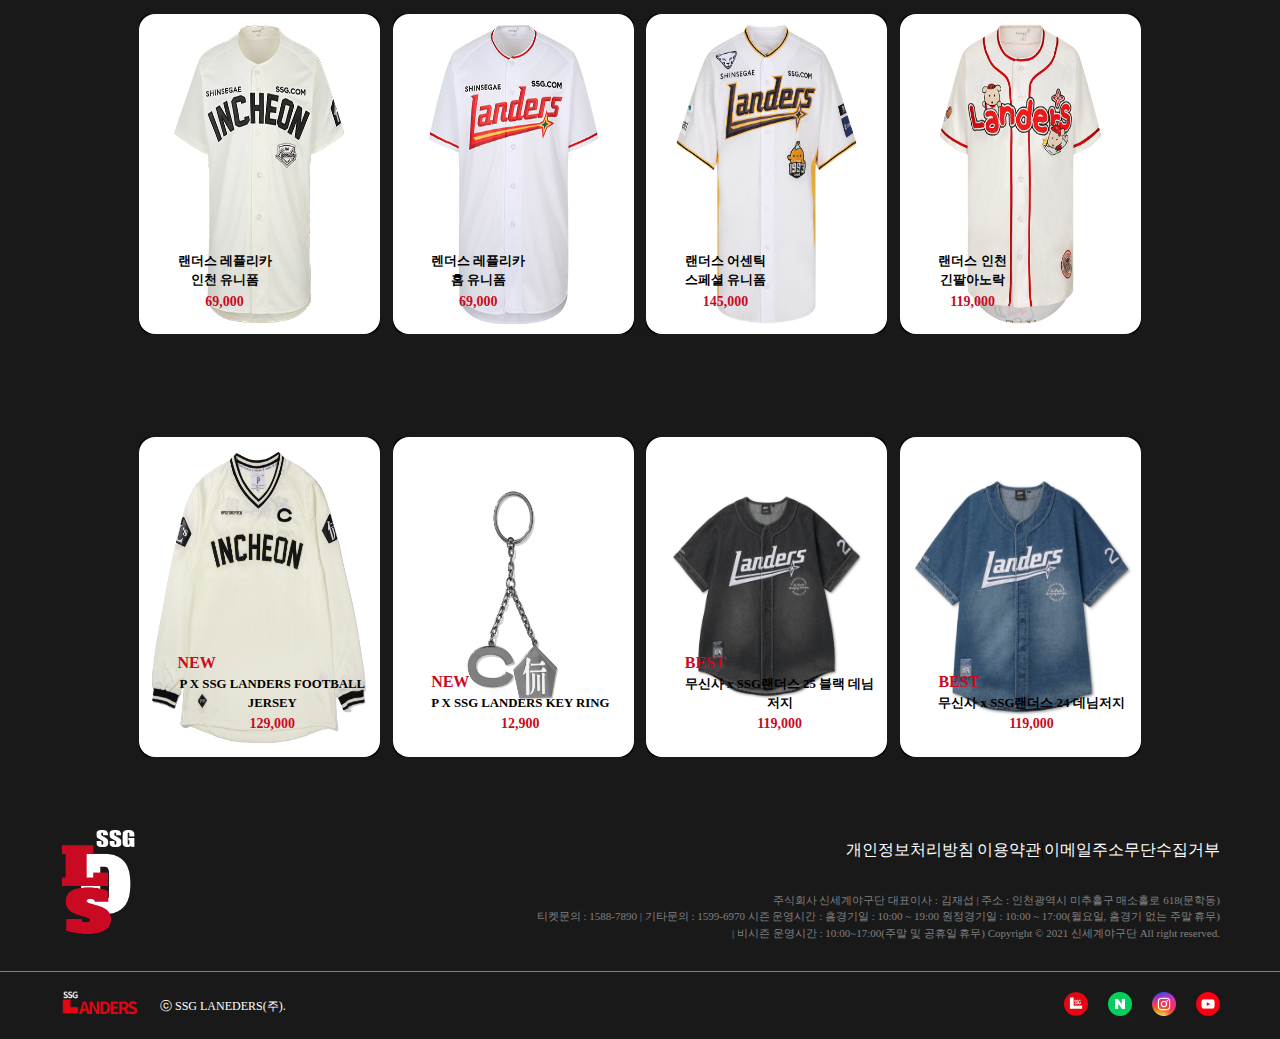
<file: shop_page.html>
<!DOCTYPE html>
<html lang="en">
<head>
    <meta charset="UTF-8">
    <meta name="viewport" content="width=device-width, initial-scale=1.0">
    <link rel="stylesheet" href="./css/reset.css">
    <link rel="stylesheet" href="./css/common.css">
    <link rel="stylesheet" href="./css/shop.css">
    <link rel="stylesheet" href="./css/index.css">
    <title>Document</title>
  
</head>
<body>
    <header>
        <div class="d_nav1">
            <section class="d_h_sec1">
                <h1 class="d_logo">
                    <a href="./index.html"><img src="./img/logo500.png" alt="logo"></a>
                </h1>
                <ul class="d_nav_2">
                    <li class="d_nav_li_1">
                        <div class="d_border_1">
                            <a href="./ssgmain.html">
                                <h2>SSGLANDERS</h2>
                            </a>
                        </div>

                        <div class="d_hover_1">
                            <ul class="d_2deth_1 d_flex">
                                <li>
                                    <a href="./ssg_report.html">구단소개</a>
                                </li>
                                <li>
                                    <a href="./ssg_history.html">HISTORY</a>
                                </li>
                            </ul>
                        </div>
                    </li>
                    <li class="d_nav_li_2">
                        <div class="d_border_2">
                            <a href="./player_page.html">
                                <h2>PLAYERS</h2>
                            </a>
                        </div>

                        <div class="d_hover_2">
                            <ul class="d_2deth_2 d_flex ">
                                <li>
                                    <a href="#">투수</a>
                                </li>
                                <li>
                                    <a href="#">타자</a>
                                </li>
                            </ul>
                        </div>
                    </li>
                    <li class="d_nav_li_3">
                        <div class="d_border_3">
                            <a href="#">
                                <h2>GAME</h2>
                            </a>
                        </div>

                        <div class="d_hover_3">
                            <ul class="d_2deth_3 d_flex">
                                <li>
                                    <a href="./info.html">입장권안내</a>
                                </li>
                                <li>
                                    <a href="./news.html">소식</a>
                                </li>
                                <li>
                                    <a href="./photo.html">포토</a>
                                </li>
                            </ul>
                        </div>
                    </li>
                    <li>
                        <div class="d_border_4">
                            <a href="./shop_page.html">
                                <h2>SHOP</h2>
                            </a>
                        </div>

                    </li>
                </ul>
            </section>
            <section>
                <nav class="d_nav_f">
                    <ul class="d_ul_f">
                        <li>
                            <a href="./login.html">
                                <h3>LOGIN</h3>
                            </a>
                        </li>
                        <li>
                            <a href="./join.html">
                                <h3>JOIN</h3>
                            </a>
                        </li>
                        <li class="d_li_f" id="mobile_btn">
                            <img src="./img/more_see_w.png" alt="more">
                        </li>
                    </ul>
                </nav>
            </section>
        </div>

    </header>
    <div class="head_thing" id="mobile_navi">
        <section class="d_sec_mobile">
            <div class="d_mobile_position">
                <ul class="mobile_nav1">
                    <li class="home_icon">
                        <img src="./img/home_w.png" alt="home">
                    </li>
                    <li class="x_icon" id="mobile_navi_img">
                        <img src="./img/x_w.png" alt="x">
                    </li>
                </ul>
                
            </div>

            <div class="d_mobile_div1">
                <nav class="mobile_nav2">
                    <div class="d_btnlogin">LOGIN</div>
                </nav>
                <nav class="mobile_nav3">
                    <div class="d_btnjoin">JOIN US</div>
                </nav>
            </div>
            <div class="d_line1"></div>
            <div class="d_flex_navmobile">
                <div class="d_flex_nav2">
                    <ul class="d_mobile_nav4">
                        <li>
                            <div>
                                <a href="#">
                                    <h2>SSGLANDERS</h2>
                                </a>
                            </div>
                        </li>
                        <li>
                            <div>
                                <a href="./player_page.html">
                                    <h2>PLAYERS</h2>
                                </a>
                            </div>
                        </li>
                        <li>
                            <div class="d_border_3">
                                <a href="">
                                    <h2>GAME</h2>
                                </a>
                            </div>
                        </li>
                        <li>

                            <div class="d_border_4">
                                <a href="./shop_page.html">
                                    <h2>SHOP</h2>
                                </a>
                            </div>
                        </li>

                    </ul>
                </div>
                <div class="d_line2"></div>
                <div class="d_flex_nav3">
                    <ul>
                        <li>

                            <div>
                                <ul class="d_mobile_nav4">
                                    <li>
                                        <a href="./ssg_report.html">구단소개</a>
                                    </li>
                                    <li>
                                        <a href="./ssg_history.html">HISTORY</a>
                                    </li>
                                </ul>
                            </div>
                        </li>
                    </ul>
                </div>
            </div>

        </section>        
    </div>

    <div class="head_thing">
        <section class="d_sec_mobile">
            <div class="d_mobile_position">
                <ul class="mobile_nav1">
                    <li class="home_icon">
                        <img src="./img/home_w.png" alt="">
                    </li>
                    <li class="x_icon">
                        <img src="./img/x_w.png" alt="">
                    </li>
                </ul>
                
            </div>

            <div class="d_mobile_div1">
                <nav class="mobile_nav2">
                    <div class="d_btnlogin">LOGIN</div>
                </nav>
                <nav class="mobile_nav3">
                    <div class="d_btnjoin">JOIN US</div>
                </nav>
            </div>
            <div class="d_line1"></div>
            <div class="d_flex_navmobile">
                <div class="d_flex_nav2">
                    <ul class="d_mobile_nav4">
                        <li>
                            <div>
                                <a href="">
                                    <h2>SSGLANDERS</h2>
                                </a>
                            </div>
                        </li>
                        <li>
                            <div>
                                <a href="">
                                    <h2>PLAYERS</h2>
                                </a>
                            </div>
                        </li>
                        <li>
                            <div class="d_border_3">
                                <a href="">
                                    <h2>GAME</h2>
                                </a>
                            </div>
                        </li>
                        <li>

                            <div class="d_border_4">
                                <a href="./shop_page.html">
                                    <h2>SHOP</h2>
                                </a>
                            </div>
                        </li>

                    </ul>
                </div>
                <div class="d_line2"></div>
                <div class="d_flex_nav3">
                    <ul>
                        <li>

                            <div>
                                <ul class="d_mobile_nav4">
                                    <li>
                                        <a href="./ssg_report.html">구단소개</a>
                                    </li>
                                    <li>
                                        <a href="./ssg_history.html">HISTORY</a>
                                    </li>
                                </ul>
                            </div>
                        </li>
                        <li>

                        </li>
                        <li>

                        </li>
                    </ul>
                </div>
            </div>

        </section>        
    </div>
 
    <main>
        <article>
        <section class="st_hd">
            <div class="csmain1"><img src="./img/shophd.png" alt="상품메인"></div>
            <p class="sthd_txt">LENDERS SHOP</p>
        <section class="csshop-best">
            <div class="csimage-box">
            <div class="csshop_main1">
            <img src="./img/shop8.jfif" alt="오비터피치">
            </div>
            <div class="csshop_main2">
            <img src="./img/1750840355.jpg" alt="오비더상품">
           </div>
           </div>
           <div class="csimage-box">
               <div class="csshop_main1">
                   <img src="./img/shopbox2.jpg" alt="마이커">
               </div>
               <div class="csshop_main2">
                   <img class="csshop_main2-1" src="./img/vacity.jpg" alt="바시티자켓">
               </div>
               <div class="cstxt1">BEST</div>
           </div>
          
        
           
        </section>
        <section class="csshop">
            <div class="csshop_hd">
                <nav class="csshop_nav">
                    <a href="">전체</a>
                    <a href="">유니폼</a>
                    <a href="">콜라보</a>
                    <a href="">의류</a>
                    <a href="">잡화</a>
                    <a href="">야구용품</a>
                </nav>
            </div>
            <div class="csshop_search">
                <input type="text" placeholder="Search">
            <button><img src="./img/search1.svg" alt="검색창"></button>
            </div>
        </section>
            <section class="csmain_pl1">
            <div class="csmain_pl">
            <div class="csshop_img"><img src="./img/shop1.jpg" alt="인천유니폼"><a href=""></a>
            <div class="csshop_pr"><span></span><br><p>랜더스 레플리카<br>인천 유니폼</p><h3>69,000</h3></div></div>
            <div class="csshop_img"><img src="./img/shoppg2.jpg" alt="홈유니폼"><a href=""></a>
            <div class="csshop_pr"><span></span><br><p>렌더스 레플리카<br>홈 유니폼</p><h3>69,000</h3></div></div>
          <div class="csshop_img"><img src="./img/ssgemart.jpg" alt="이마트유니폼"><a href=""></a>
           <div class="csshop_pr"><span></span><br><p>랜더스 어센틱<br>스페셜 유니폼</p><h3>145,000</h3></div></div>
          <div class="csshop_img"><img src="./img/pochaco.png" alt="포차코유니폼"><a href=""></a>
            <div class="csshop_pr"><span></span><br><p>랜더스 인천<br>긴팔아노락</p><h3>119,000</h3></div></div>
            </div>
        </section>
        <section class="csmain_pl1">
            <div class="csmain_pl">
            <div class="csshop_img"><img src="./img/pxssgjj.jpg" alt="저지"><a href=""></a>
            <div class="csshop_pr"><span>NEW</span><br><p>P X SSG LANDERS FOOTBALL JERSEY<br></p><h3>129,000</h3></div></div>
             <div class="csshop_img"><img src="./img/shop5.jpg" alt="키링"><a href=""></a>
            <div class="csshop_pr"><span>NEW</span><br><p>P X SSG LANDERS KEY RING<br></p><h3>12,900</h3></div></div>
            <div class="csshop_img"><img src="./img/sho3.jpg" alt="무신사흑청"><a href=""></a>
            <div class="csshop_pr"><span>BEST</span><br><p>무신사 x SSG랜더스 25 블랙 데님저지<br></p><h3>119,000</h3></div></div>
            <div class="csshop_img"><img src="./img/4237328_17218919441981_big.jpg" alt="무신사데님"><a href=""></a>
           <div class="csshop_pr"><span>BEST</span><br><p>무신사 x SSG랜더스 24 데님저지<br></p><h3>119,000</h3></div></div></div>
        </section>
        </section>
        </article>
    </main>
     <footer>
        <div class="footer_sec">
            <div class="box">
                <div class="footer_logo">
                    <a href="#"><img src="./img/logo_white.png" alt="logo"></a>
                </div>
                <section class="news_notice">
                    <ul>
                        <li><a href="#">개인정보처리방침 </a></li>
                        <li>
                           <span class="stick">|</span> 
                        </li>
                        
                        <li><a href="#">이용약관 </a></li>
                        <li>
                            <span class="stick">|</span>
                        </li>
                        
                        <li><a href="#">이메일주소무단수집거부</a></li>
                    </ul>
                    <p>주식회사 신세계야구단 대표이사 : 김재섭 | 주소 : 인천광역시 미추홀구 매소홀로 618(문학동)  <br>티켓문의 : 1588-7890 | 기타문의 : 1599-6970
                        시즌 운영시간 : 홈경기일 : 10:00 ~ 19:00 원정경기일 : 10:00 ~ 17:00(월요일, 홈경기 없는 주말 휴무) <br> | 비시즌 운영시간 :
                        10:00~17:00(주말
                        및 공휴일 휴무)
                        Copyright © 2021 신세계야구단 All right reserved.</p>
                </section>
            </div>
            <div id="fot_line"></div>
            <section class="footer_icon">
                <div class="fot_icon">
                    <div id="fot_logo"><img src="./img/footer_logo.png" alt="logo"></div>
                    <h4>ⓒ SSG LANEDERS(주).</h4>
                </div>
                <div>
                    <ul class="fot_sns_icon">
                        <li><a href="#">
                                <img src="./img/snslogo.png" alt="sns">
                            </a></li>
                        <li><a href="#">
                                <img src="./img/sns_naver.png" alt="naver">
                            </a></li>
                        <li><a href="#">
                                <img src="./img/sns_instagram.png" alt="insta">
                            </a></li>
                        <li><a href="#">
                                <img src="./img/sns_youtube.png" alt="youtube">
                            </a></li>
                    </ul>
                </div>
            </section>
        </div>
    </footer> 
    <script src="./js/common.js"></script> 
</body>
</html>
</file>
<file: css/common.css>
header{
    width: 100%; 
    background-color: rgba(19,19,19,0.8);
    padding: 10px 50px;
    box-sizing: border-box;
    position: relative;
    border-bottom:2px solid #fff;
    z-index: 9;
    
}
header a{
    color: #fff;
}
header>.d_nav1{
    width: 100%;
    display: flex;
    justify-content: space-between;
    align-items: center;
}
header .d_logo{
    width: 4rem; height: 100%;
    
}
header .d_nav1 img{
    width: 100%;
}
header .d_h_sec1{
    display: flex;
    gap: 40px;
    align-items: center;
    
}
header .d_nav_2{
    display: flex;
    gap: 40px;
    
    
    
}

.d_border_1 h2:hover{
    color: #ca0a22;
       
}


.d_border_2 h2:hover{
    color: #ca0a22;
       
}

.d_border_3 h2:hover{
    color: #ca0a22;
       
}

.d_border_4 h2:hover{
    color: #ca0a22;
       
}

.d_ul_f li h3:hover {
    color: #ca0a22;
    box-shadow: inset 0 -8px 0 #fff;
    font-weight: 700;
}

header .d_hover_1,.d_hover_2,.d_hover_3{
    display: flex;
    
    align-items: center;
}
header .d_nav_li_1:hover .d_hover_1{
    height: 80px;
}

header .d_hover_1{
    width: 100%; height: 0;
    overflow: hidden;
    background-color: rgba(19,19,19,0.8);
    position: absolute;
    top: 91px; left: 0;
    transition-duration: 0.5s;
    z-index: 999;
    
}
header .d_2deth_1{
    padding-left: 155px;
  
}
header .d_nav_li_2:hover .d_hover_2{
    height: 80px;
}
header .d_hover_2{
    width: 100%; height: 0;
    overflow: hidden;
    background-color: rgba(19,19,19,0.8);
    position: absolute;
    top: 91px; left: 0;
    transition-duration: 0.5s;
    z-index: 999;
    
}
header .d_2deth_2{
    padding-left: 295px;
  
}

header .d_nav_li_3:hover .d_hover_3{
    height: 80px;
}

header .d_hover_3{
    width: 100%; height: 0;
    overflow: hidden;
    background-color: rgba(19,19,19,0.8);
    position: absolute;
    top: 91px; left: 0;
    transition-duration: 0.5s;
    z-index: 99;
    
}

header .d_2deth_3{
    padding-left: 400px;
  
}
.d_flex li a:hover{
    color: #fff;
    box-shadow: inset 0 -8px 0 #ca0a22;
}

.d_flex li a{
    color: #808080;
}





header .d_flex{
    display: flex;
    gap: 40px;
    
}

header .d_nav_f{
    width: 100%;
}


header .d_ul_f{
    display: flex;
    gap: 40px;
  
}

header .d_li_f {
    width: 1.8rem; height: 1.8rem;  
    display: none;  
    
    
}
header .d_li_f img{
    width: 100% ;
}



.head_thing{
    
    width: 100%; 
    background-color: rgba(19,19,19,0.8);
    padding: 10px 50px;
    box-sizing: border-box;
    position: absolute;
    top: 0; left: 0;
    display: none;
    z-index: 999;
    
    
}


.head_thing a{
    color: #fff;
}


.d_sec_mobile{
    width: 100%;  height: 898px;
    padding-top: 20px;
    box-sizing: border-box; 
    
}


.head_thing .d_line1 {
    width: 100%;
    border-bottom: 1px solid #808080;
    padding-top: 30px;

}

.head_thing .d_line2 {
    height: 700px;
    border-right: 1px solid #808080;
}



.d_sec_mobile .mobile_nav1{
    display: flex;
    justify-content: space-between;   
    padding-bottom: 30px;
}
.d_sec_mobile .home_icon{
    width: 2.3rem; height: 100%;
    
}

.d_sec_mobile .x_icon{
    width: 1.8rem; height: 100%;
    
}
.d_sec_mobile img{
    width: 100%; 
}


.d_sec_mobile .d_mobile_div1{
    display: flex;
    justify-content: center;
    gap: 30px;
}
.d_sec_mobile .mobile_nav2:hover .d_btnlogin{
    color: #fff;
    transition-duration: 0.1s;
}

.d_sec_mobile .d_btnlogin{
    color: #808080;
    border: 1px solid #fff;
    border-radius: 20px;
    padding: 8px 25px;
}

.d_sec_mobile .mobile_nav3:hover .d_btnjoin{
    color: #fff;
    transition-duration: 0.1s;
}
.d_sec_mobile .d_btnjoin{
    color: #808080;
    border: 1px solid #fff;
    border-radius: 20px;
    padding: 8px 25px;
}
.d_sec_mobile>.d_flex_navmobile{
    display: flex;
    padding-top: 20px;
    
}
.d_sec_mobile .d_flex_nav2{
    flex: 1;

}
.d_sec_mobile .d_flex_nav3{
    flex: 1;
    
    
}

.d_sec_mobile .d_mobile_nav4{
    padding-left: 20px;
}
.d_sec_mobile .d_mobile_nav4>li{
    padding: 20px 0;

}







footer{
    
    width: 100%; 
    background-color: #191919;
    box-sizing: border-box;
    
}

.footer_sec>.box{
    display: flex;
    justify-content: space-between;
    padding: 0 60px;
}
.footer_logo{
    width: 80px;
    padding-top: 20px;
  
    

}
.footer_logo>a{
    display: block;
}
.footer_logo img{
    width: 100%;
    
    
}

.news_notice>ul{
    display: flex;
    justify-content: end;
}   
.news_notice>ul>.stick{
    color: #fff;
    padding: 0 5px ;
    font-size: 20px;
}
.news_notice{
    
    padding: 30px 0;

}
.news_notice>ul a{
    font-size: 16px;
    color: #fff;    
}
.news_notice>ul a:hover{
    color: #ca0a22;
}
.news_notice>p{
    padding-top: 30px;
    font-size: 11px;
    color: #808080;
    text-align: end;
}
#fot_line{
    border-top: 1px solid #808080;
}
.footer_icon{
    
    
    display: flex;
    justify-content: space-between;
    padding: 10px 60px;
    
    
}
.footer_icon>.fot_icon{
    display: flex;
    align-items: center;  
    gap: 20px;
    
}


.footer_icon>.fot_icon>div{
    width: 80px; 
}
.footer_icon>.fot_icon>div>img{
    width: 100%;
}
.footer_icon>.fot_icon>h4{
    color: #fff;
    font-size: 12px;
}
.footer_icon .fot_sns_icon{
    display: flex;
    gap: 20px;
    margin-top: 10px;
    
}
.footer_icon .fot_sns_icon img{
    width: 24px; height: 24px;
}



@media screen and (max-width:820px) {
    .footer_sec>.box{
        display: block;
        flex: none;
    }
    .news_notice{
        padding: 20px 0;
    }
    .news_notice>ul{
        display: block;
        flex: none;
    }
     .news_notice>ul>span{
        display: none;
     }
    .news_notice>p{
        display: none;
    }
    .footer_icon{
        display: block;
        flex: none;
    }
    .footer_icon>.fot_icon{
        display: block;
        flex: none;
      
    }
}
@media screen and (max-width: 825px) {
    header{
        overflow-x: hidden;
        min-width: auto;
    }
    header .d_nav_2 li{
        display: none;
    }
    header .d_ul_f h3{
        display: none;
    }

    header .d_li_f{
        display: block;
    }
}
</file>
<file: css/join.css>
main{
    
    width: 100%;
    padding-bottom: 200px;
    box-sizing: border-box;
    background-color: #191919;
    
}

.main_sec1{
    padding-top: 100px;
}
.main_sec1>h2{
    font-size: 5rem;
    color: #fff;
    text-align: center;
    padding-bottom: 20px;
    
}
.main_sec1 p{
    color: #fff;
    text-align: center;
    padding-bottom: 50px;

}
.join_sec1{
    width: 40%; max-width: 820px; 
    display: flex;
    justify-content: center;
    border-radius: 8px;
    border: 1px solid #808080;
    margin: 0 auto;
    padding: 50px 0 100px 0;
}
.flex_box1{
    flex: 1;
    margin: 0 auto;
    box-sizing: border-box;
}


.join_sec1 .img_box1{
    width: 9rem; 
    padding: 20px;
    margin: 0 auto;
}
.join_sec1 img{
   
    width: 100%;
}
.join_sec1 h4{
    color: #fff;
    font-size: 1rem;
    font-weight: 400;
    text-align: center;
    padding: 5px;
    padding-bottom: 20px;
}

.join_sec1 .btn_join{
    width: 10rem; height: 2.5rem;
    background-color: #fff;
    border-radius: 8px;
    box-sizing: border-box;
    display: flex;
    justify-content: center;
    align-items: center;
    margin: 0 auto;
    

    
    
}
.join_sec1 .btn_join>a{
    color: #191919;    
}

.join_sec1 .btn_join:hover{
    width: 10rem; height: 2.5rem;
    background-color: #ca0a22;
}
.join_sec1 .btn_join>a:hover{
    color: #fff;    
}
.join_sec1>div:first-child{
     border-right: 1px solid #808080;
     box-sizing: border-box;
}

@media screen and (max-width: 1024px){
    .main_sec1>h2{
    font-size: 3rem;
    }
    .join_sec1{
        display: block;
        flex: none;
   
    padding: 50px 50px;
    }

     .join_sec1>div:first-child{
        border-right: none;
     }   
    
    .join_sec1>div:first-child{
     border-bottom: 1px solid #808080;
     padding-bottom: 30px;
     box-sizing: border-box;

    }
    .join_sec1 .img_box1{
    width: 7rem; height: 6.5rem;
    padding: 20px;
    }
    .join_sec1 .btn_join:hover{
    width: 8.5rem; height: 1.5rem;
    background-color: #ca0a22;
    font-size: 10px;
    font-weight: 500;
    }

    .join_sec1 .btn_join{
    width: 8.5rem; height: 1.5rem;
    font-size: 10px;
    font-weight: 500;
    }


    .flex_box1{
        margin: 0 auto;
    }

}
</file>
<file: css/main_player.css>
*{
    padding: 0;
    margin: 0;
    box-sizing: border-box;
}
li{
    list-style: none;
}
a{
    text-decoration: none;
}
body{
    overflow-x: hidden;
}
.cspl_hd1{
    width: 100%;
    align-items: center;
    margin-bottom: 24px;
}
.cspl_hd1 h2{
    margin-left: 50px;
    color:#FFF;
    font-size: 48px; font-weight: 700;
}

.cspl_more{
    width: 10%;
    display: flex;
    padding-bottom: 30px;
    padding-left:50px ;
    margin-top: 40px;
}
.cspl_more img{
    width: 60px;
    height: 60px;
    transition: all 0.3s ease;
    border: 2px solid transparent;
}
.cspl_more:hover img{
    border: 2px solid #FFF;
    transform: scale(1.1);  
}
.cspl{
    background-image: url(../img/baseball-1854436_1920.jpg); 
    background-size: cover;
    background-position: center;
    padding: 100px 0;
}
.cspl_1{
    display: flex;
    justify-content: center;
    gap: 40px;
    max-width: 1920px;
    margin: 0 auto;
}
.cspl_img{
    box-sizing: border-box;
    background: rgb(0, 5, 8, 0.6);
    border-radius: 15px;
    padding: 20px;
    width: 380px;
    
    text-align: center;
    color: #fff;
    transition: transform 0.3s ease;
}
.cspl_img img{
    width: 100%;
    border-radius: 10px;
    height: 500px;
    display: block;
}
.cspl_img h3{
    margin-top: 15px;
    font-size: 26px;
    font-weight: 500;
}
.cspl_img p{
    font-size: 17px;
    opacity: 0.8;
}

.cspl_img:hover{
 transform: scale(1.05);
  background: #FFF;
  color: #ca0a22;
}
.cspl_img:hover h3,.cspl_img:hover h3{
    color: #191919;
}

@media screen and (max-width: 820px){
    .cspl_1{
        flex-wrap: wrap;
       margin: 0 auto;
    }
    .cspl_img{
        display: inline-block;
       width:calc((100% - 150px)/1); 
    }

.cspl_img h3{
    margin-top: 15px;
    font-size: 17px;
}
.cspl .cspl_img:nth-of-type(2),.cspl .cspl_img:nth-of-type(3),.cspl .cspl_img:nth-of-type(4){
    display: none;
}

   
}
</file>
<file: css/main_shop.css>
*{
    padding: 0;
    margin: 0;
    box-sizing: border-box;
}
li{
    list-style: none;
}
a{
    text-decoration: none;
}
/* body{
    overflow-x: hidden; */
/* } */
main
{background-color: #191919;}

.txt_hd1 h2{
    font-size: 48px;
    color:#FFF;
    padding: 20px;
}
.txt1{
    width: 90%;
    margin: 0 auto;
}
.txt_hd1{
    padding-top: 100px;
    width: 100%;
    align-items: center;
    margin-bottom: 24px;
}
.txt_1-1img img{
    width: 100%;
    height: 350px;
    transition: transform 0.3s ease;
    cursor: pointer;
    border-radius: 10px;
}
.txt_1-1img:hover{
    transform: scale(1.05);
}
.txt_hd{
    font-size: 24px; font-weight: 700;
}
.txt_hd2{
    padding: 20px;
    font-size: 22px;
    color: #ca0a22;
    text-decoration: none;
}
.txt_1-1{
    display: flex;
    justify-content: space-between;
    width: 100%;
    max-width: 1600px;
    gap: 10px; 
    margin: 0 auto;
   
}
.txt_1-1>.txt_1-12{
    width: 25%;
    padding: 40px 12px;
    display: block;
}
.txt2{
    width: 90%;
    padding-top: 30px;
    margin: 0 auto;
    margin-bottom: 0 24px;
}
.txt_1-1txt{
    color: #FFF;
    text-align: center;
}
li h2{
    color: #FFF;
    display: block;
    text-align: center;
}
.more{
    width: 100%;
    max-width: 70px;
    margin-top: 40px;
    display: flex;
    justify-content: flex-end;
   
    
}
.more img{
    width: 65px;
    transition: all 0.3s ease;
    border: 2px solid transparent;
    
    
}
.more:hover{
    border: 2px solid #ca0a22;
    transform: scale(1.1);  
}

@media screen and (max-width: 820px){

    .txt_hd1 h2{
    font-size: 20px;
 }
 .txt_hd2{
    font-size: 15px;
 }  
 .more{
    width: 45px;
    height: 40px;
    /* padding-top: 50px;
    padding-left:20px ; */
    display: block;
    
} 
 .more img{
    width: 40px;
    height: 40px;
 }

 .txt_1-1{
    justify-content: center;
    flex-wrap: wrap;
 
  }
  .txt_1-1>.txt_1-12{
     width:calc((80% - 20px)/2); 
     margin-bottom: 20px;
     box-sizing: border-box;
     padding: 20px 10px;
 }
   
}
</file>
<file: css/photo_style.css>
*{
    padding: 0; margin: 0;
}
a{
    text-decoration: none;
}
li{
    list-style: none;
}
main{
    
    background-color: #191919;
    padding-bottom: 200px;
}
.main{
    width: 100%;
}
.main_top{
    width: 100%; 
    
}
.main_top{
    width: 100%; height:80vh;
    background-image: url(./../img/photo_mian_top.jpg);
    background-repeat: no-repeat;
    background-size: 1920px auto;
    display: flex;
    align-items: center;
    justify-content: center;
    background-position: center;
}
.main_top>h2{
    
    color: #fff;
    font-size: 6vw;
    font-weight: 700;
}
.picture{
    padding-top: 200px;
    padding-bottom: 100px;  
    width: 85%;
    margin: 0 auto;
    display: flex;
    flex-wrap: wrap;
    gap: 40px;
}
.picture>.picture_box{
    width:calc((100% - 120px)/4);   
    margin-bottom: 20px;
}
.picture>.picture_box>img{
    border-radius: 10px; height: 90%;
    width: 100%;
}

.picture>.picture_box>figcaption{
    font-size: 20px;
    color: #fff;
    margin: 24px 0 0 ;

}
.picture_paging{
    display: flex;
    align-items: center;
    justify-content: center;
    

}
.picture_paging_bnt{
    width: 20px;height: 20px;
}
.picture_paging_bnt>img{
    width: 100%;
}
.paging_number>ul{
    display: flex;
    gap: 10px;
    margin: 0 50px;
    

}
.paging_number>ul>li:hover{
    border-bottom: 1px solid #ca0a22;
    transition: 0.5s;
}
.paging_number>ul a{
    color: #fff;

} 

.paging_number>ul a:hover{
    color: #ca0a22;
    transition: 0.5s;
}



@media screen and (max-width:820px) {
   
    .picture>.picture_box{
        width:calc((100% - 40px)/2); 
        margin-bottom: 20px;
    }
}
</file>
<file: css/footer_style.css>
footer{
    
    width: 100%; 
    background-color: #191919;
    box-sizing: border-box;
    
}

.footer_sec>.box{
    display: flex;
    justify-content: space-between;
    padding: 0 60px;
}
.footer_logo{
    width: 80px;
    padding-top: 20px;
}
.footer_logo>a{
    display: block;
}
.footer_logo img{
    width: 100%;
    
    
}

.news_notice>ul{
    display: flex;
    justify-content: end;
}   
.news_notice>ul>.stick{
    color: #fff;
    padding: 0 5px ;
    font-size: 20px;
}
.news_notice{
    
    padding: 30px 0;

}
.news_notice>ul a{
    font-size: 16px;
    color: #fff;    
}
.news_notice>ul a:hover{
    color: #ca0a22;
}
.news_notice>p{
    padding-top: 30px;
    font-size: 11px;
    color: #808080;
    text-align: end;
}
#fot_line{
    border-top: 1px solid #808080;
}
.footer_icon{
    display: flex;
    justify-content: space-between;
    padding: 10px 60px; 
    
}
.footer_icon>.fot_icon{
    display: flex;
    align-items: center;  
    gap: 20px;
    
}


.footer_icon>.fot_icon>div{
    width: 80px; 
}
.footer_icon>.fot_icon>div>img{
    width: 100%;
}
.footer_icon>.fot_icon>h4{
    color: #fff;
    font-size: 12px;
}
.footer_icon .fot_sns_icon{
    display: flex;
    gap: 20px;
    margin-top: 10px;
    
}
.footer_icon .fot_sns_icon img{
    width: 24px; height: 24px;
}



@media screen and (max-width:820px) {
    .footer_sec>.box{
        display: block;
        flex: none;
    }
    .news_notice{
        padding: 20px 0;
    }
    .news_notice>ul{
        display: block;
        flex: none;
    }
     .news_notice>ul>span{
        display: none;
     }
    .news_notice>p{
        display: none;
    }
    .footer_icon{
        display: block;
        flex: none;
    }
    .footer_icon>.fot_icon{
        display: block;
        flex: none;
}}
</file>
<file: css/header_style.css>
header{
    width: 100%; 
    background-color: rgba(19,19,19,0.8);
    padding: 10px 50px;
    box-sizing: border-box;
    position: relative;
    border-bottom:2px solid #fff;
    z-index: 9;
    
    
}
header a{
    color: #fff;
}
header>.d_nav1{
    width: 100%;
    display: flex;
    justify-content: space-between;
    align-items: center;
}
header .d_logo{
    width: 4rem; height: 100%;
    
}
header .d_nav1 img{
    width: 100%;
}
header .d_h_sec1{
    display: flex;
    gap: 40px;
    align-items: center;
    
}
header .d_nav_2{
    display: flex;
    gap: 40px;
    
    
    
}
.d_border_1 h2:hover{
    color: #ca0a22;
       
}


.d_border_2 h2:hover{
    color: #ca0a22;
       
}

.d_border_3 h2:hover{
    color: #ca0a22;
       
}

.d_border_4 h2:hover{
    color: #ca0a22;
       
}

.d_ul_f li h3:hover {
    color: #ca0a22;
    box-shadow: inset 0 -8px 0 #fff;
    font-weight: 700;
}
header .d_hover_1,.d_hover_2,.d_hover_3{
    display: flex;
    
    align-items: center;
}
header .d_nav_li_1:hover .d_hover_1{
    height: 80px;
}

header .d_hover_1{
    width: 100%; height: 0;
    overflow: hidden;
    background-color: rgba(19,19,19,0.8);
    position: absolute;
    top: 91px; left: 0;
    transition-duration: 0.5s;
    z-index: 9999;
    
}
header .d_2deth_1{
    padding-left: 155px;
  
}
header .d_nav_li_2:hover .d_hover_2{
    height: 80px;
}
header .d_hover_2{
    width: 100%; height: 0;
    overflow: hidden;
    background-color: rgba(19,19,19,0.8);
    position: absolute;
    top: 91px; left: 0;
    transition-duration: 0.5s;
    z-index: 999;
    
}
header .d_2deth_2{
    padding-left: 295px;
  
}

header .d_nav_li_3:hover .d_hover_3{
    height: 80px;
}

header .d_hover_3{
    width: 100%; height: 0;
    overflow: hidden;
    background-color: rgba(19,19,19,0.8);
    position: absolute;
    top: 91px; left: 0;
    transition-duration: 0.5s;
    z-index: 99;
    
}

header .d_2deth_3{
    padding-left: 400px;
  
}

.d_flex li a:hover{
    color: #fff;
    box-shadow: inset 0 -8px 0 #ca0a22;
    
}

.d_flex li a{
    color: #808080;
}





header .d_flex{
    display: flex;
    gap: 40px;
    
}

header .d_nav_f{
    width: 100%;
}


header .d_ul_f{
    display: flex;
    gap: 40px;
  
}

header .d_li_f {
    width: 1.8rem; height: 1.8rem;  
    display: none;  
    
    
}
header .d_li_f img{
    width: 100% ;
}



.head_thing{
    
    width: 100%; 
    background-color: rgba(19,19,19,0.8);
    padding: 10px 50px;
    box-sizing: border-box;
    position: absolute;
    top: 0; left: 0;
    display: none;
    z-index: 999;
    
    
}


.head_thing a{
    color: #fff;
}


.d_sec_mobile{
    width: 100%;  height: 898px;
    padding-top: 20px;
    box-sizing: border-box; 
    
}


.head_thing .d_line1 {
    width: 100%;
    border-bottom: 1px solid #808080;
    padding-top: 30px;

}

.head_thing .d_line2 {
    height: 700px;
    border-right: 1px solid #808080;
}



.d_sec_mobile .mobile_nav1{
    display: flex;
    justify-content: space-between;   
    padding-bottom: 30px;
}
.d_sec_mobile .home_icon{
    width: 2.3rem; height: 100%;
    
}

.d_sec_mobile .x_icon{
    width: 1.8rem; height: 100%;
    
}
.d_sec_mobile img{
    width: 100%; 
}


.d_sec_mobile .d_mobile_div1{
    display: flex;
    justify-content: center;
    gap: 30px;
}
.d_sec_mobile .mobile_nav2:hover .d_btnlogin{
    color: #fff;
    transition-duration: 0.1s;
}

.d_sec_mobile .d_btnlogin{
    color: #808080;
    border: 1px solid #fff;
    border-radius: 20px;
    padding: 8px 25px;
}

.d_sec_mobile .mobile_nav3:hover .d_btnjoin{
    color: #fff;
    transition-duration: 0.1s;
}
.d_sec_mobile .d_btnjoin{
    color: #808080;
    border: 1px solid #fff;
    border-radius: 20px;
    padding: 8px 25px;
}
.d_sec_mobile>.d_flex_navmobile{
    display: flex;
    padding-top: 20px;
    
}
.d_sec_mobile .d_flex_nav2{
    flex: 1;

}
.d_sec_mobile .d_flex_nav3{
    flex: 1;
    
    
}

.d_sec_mobile .d_mobile_nav4{
    padding-left: 20px;
}
.d_sec_mobile .d_mobile_nav4>li{
    padding: 20px 0;

}



@media screen and (max-width: 820px) {
    header{
        overflow-x: hidden;
        min-width: auto;
    }
    header .d_nav_2 li{
        display: none;
    }
    header .d_ul_f h3{
        display: none;
    }

    header .d_li_f{
        display: block;
    }
}
</file>
<file: css/player.css>
*{
    padding: 0;
    margin: 0;
}
li{
    list-style: none;
}
a{
    text-decoration: none;
}

body{
   overflow-x: hidden;
}
main{
    width: 100%; 
    max-width: 1920px;
    background-color: #191919;
    margin: 0 auto;
    box-sizing: border-box;
    
}

.cshd{
     position: relative;
    
}
.cs_main1_pl1{
    margin-left: auto;
    margin-right: auto;
}
.cs_main1 img{
    width: 100%;
    height: auto;  
}
.csplayer_img{
    width: 100%;
    overflow: hidden;
    border-radius: 40px;
    position: relative;
}
.cshd_txt{
    position: absolute;
    color: #FFF;
    font-size: 60px;
    transform:translate(80%, -50%) ;
    font-weight: bold;
    text-shadow: 2px 2px 5px black;
    text-align: center;
    left: 48%;
}
.cshd_txt{
    top:20%;
    transform: translate(-50%, -50%);
}


.cshd1>.cshd1-1{
    display: flex;
    /* padding: 30px; */
    margin-left:50px;
    margin-top: 10vw;
    /* width: 100%; */
    }
.cshd1>.cshd1-1>p{
    /* background: black; */
    color: #FFF;
    height: 2vw;
    /* padding: ; */
    border-radius: 1vw;
    font-weight: bold;
    text-align: center;
    font-size: 2.5vw;
}
.cshd1>.cshd1-1>.cshd-img{
    justify-content: flex-end;
    width: 90%;
    display: flex;
}
.cshd-img img{
    width: 5vw;
    height: 2vw;
    
}

.cs_main_pl{
    justify-content: center;
    display: flex;
    /* padding: 5vw; */
    gap: 2vw;
    flex-wrap: wrap; 
}
.csplayer_img{
    width: 23%;
    height: 400px;
    /* background-size: cover;
    background-position: center; */
    position: relative;
    display: block;
    border-radius: 2px;
    overflow: hidden;
}
.csplayer_img img{
    width: 20vw;
    height: 26vw;
    object-fit: cover;
    transition: transform 0.3s ease;
    /* padding: ; */
    display: block;
    cursor: pointer;
   }

.csplayer_img:hover{
    transform: scale(1.05);
}

.csplayer_info, h3 ,h2{
    margin: 4px 0;
}
div>p{
    color: #FFF;
    font-size: 5vw;
}

.cs_main_pl>div{
    width:20vw;
    height: 30vw;
    /* background-color: #000; */
    padding-top: 5vw;
}

.csplayer_img{
    width: 100%;
    height: auto;
}
.cs_main1_pl img{
    width: 100%;
    height: auto;
    padding:12vw;
    
}
.cs_main_pl>div h2,.cs_main_pl>div h3,.cs_main_pl>div p{
    font-size: 1vw;
}
.csplayer_info {
  padding: 2vw;
  position: absolute;
  bottom: 2vw;
  left:0.1vw;
  color: white;
  font-weight: bold;
  z-index: 2;
}


footer{
    
    width: 100%; 
    background-color: #191919;
    box-sizing: border-box;
    
}

.footer_sec>.box{
    display: flex;
    justify-content: space-between;
    padding: 0 60px;
}
.footer_logo{
    width: 80px;
    padding-top: 20px;
  
    

}
.footer_logo>a{
    display: block;
}
.footer_logo img{
    width: 100%;
    
    
}

@media screen and (max-width: 820px){
    .csplayer_info {
        bottom: -5%;
        font-size: 20px;
       
    }
    .cs_main_pl>div h2{
        display: none;
    }
    .cs_main_pl>div h2, .cs_main_pl>div h3, .cs_main_pl>div p{
        font-size: 1.5vw;
    }
  .cshd1-1 > p {
    margin: 0;
    margin-top: 60px;
    /* background: #ca0a22; */
    color: white;
    padding: 10px 16px;
    border-radius: 20px;
    font-size: 16px;
    white-space: nowrap;
  }

  .cshd-img {
    display: flex;
    align-items: center;
  }

  .cshd-img img {
    /* width: 2vw; */
    height: 2vw;
    margin-top: 50px;
    /* padding-right: 15vw; */
  }
  .cs_main_pl{
     /* padding-left: 50px; */
     margin: 0 10vw;
     padding-left: 30px;
  }
 

}
@media screen and (max-width: 820px){
    .csplayer_img img{
        width: 20vw;
    }
    .cs_main1 img{
        display: none;
    }
    .cshd_txt{
        font-size: 20px;
        padding-top: 50px;
    }
    .cshd1 > .cshd1-1 {
    display: flex;
    justify-content: flex-end; 
    padding: 0 20px;
    margin: 0;
    gap: 8px;
  }

    
    .cs_main_pl{
        /* flex-wrap: wrap; */
        justify-content: center;
    }
    .cs_main_pl>div{
        width:30vw;
        height: 38vw; 
        /* margin-bottom: 20px; */
        /* padding: 10px; */
    }
}    
    
@media screen and (max-width:820px) {
    .footer_sec>.box{
        display: block;
        flex: none;
    }
}
@media screen and (max-width: 482px){

       .cshd_txt{
        font-size: 2vw;
        padding-left: 20px;
    }
}
   

  
@media screen and (max-width: 1480px){
    /* .cshd_txt{
        font-size: 30px
    } */
    .cs_main1 img{
        height: 300px;  
    }
    .cs_main1 img{
        height: 300px;  
    }
    
    .cs_main_pl{
        flex-wrap: wrap;
        justify-content: center;
    }
    .cs_main_pl img{
        width: 25vw;
        height: 35vw;
        object-fit: cover;
    }
    /* .cs_main_pl>div{
        width: calc(47% - 50px);
        margin: 10px;
        padding: 10px; */
    }


@media screen and (max-width: 1024px){
    /* .cshd_txt{
        font-size: 30px
    } */
}
@media screen and (max-width: 1440px){
    /* .cshd_txt{
        /* font-size: 20px */
    } */

  .cshd1-1 > p {
    margin: 0;
    margin-top: 60px;
    background: #ca0a22;
    color: white;
    padding: 10px 16px;
    border-radius: 20px;
    font-size: 16px;
    white-space: nowrap;
  }

  .hd-img {
    display: flex;
    align-items: center;
  }

  .hd-img img {
    width: 50px;
    height: 50px;
    margin-top: 50px;
    padding-right: 50px;
  }
</file>
<file: css/index.css>
main{
    
    width: 100%;
    background-color: #191919;

    
}

.d_main_sec1{
    width: 100%;
   
}

.d_main_box1>video{
    width: 100%;

}

.d_main_sec2{
    
    padding: 70px;
    box-sizing: border-box;
    
}
.d_main_box2{
    display: flex;
   justify-content: center;
   align-items: center;
    flex-wrap: wrap;
    gap: 40px;
    
    
}
.d_main_box2 img{
    width: 5rem;
}

.d_div_box2{
    width: calc((100% - 180px)/2);
    padding: 60px 80px;
    box-sizing: border-box;
    border: 2px solid #808080;
    border-radius: 16px;
}

.d_div_box2 img:hover{
    width: 5.5rem;
    transition: 0.5s;
    
}

.d_div_box2 .da1{
    display: flex;
    justify-content: space-between;
    align-items: center;
    color: #fff;
}
.d_div_box2 h2{
    font-size: 26px;
    font-weight: 800;
    

}

@media screen and (max-width: 1024px){
.d_div_box2{
    width: 85%;  
    margin: 0 auto;
    margin-bottom: 20px;    
}
.d_main_box2{
    display: block;
    flex: none;
   
    
}


}
@media screen and (max-width: 590px){

    .d_main_sec2{
    
    padding: 30px;
    box-sizing: border-box;
    
}

.d_div_box2{
    width: 90%;  
    margin: 0 auto;
    margin-bottom: 20px; 
    padding: 30px;   
}
.d_div_box2 img:hover{
    width: 3.5rem;
    transition: 0.5s;
    
}
.d_main_box2 img{
    width: 3rem;
}
.d_div_box2 h2{
    font-size: 20px;
    font-weight: 400;
    

}
}
</file>
<file: css/shop.css>
*{
    padding: 0;
    margin: 0;
}
li{
    list-style: none;
}
a{
    text-decoration: none;
}

body{
    overflow-x: hidden;
 }
main{
    width: 100%; 
    max-width: 1920px;
    background-color: black;
    margin: 0 auto;
    box-sizing: border-box;
    
}
.st_hd{
     position: relative;
  
}

.csmain1 img{
    width: 100%;
    height: 50vw; 
    padding-bottom: 10vw;
}
.sthd_txt{
    position: absolute;
    top: 5%;
    left: 18%;
    color: #FFF;
    font-size: 3vw;
    transform:translate(80%, -50%) ;
    font-weight: bold;
    text-shadow: 2px 2px 5px black;
    text-align: center;
}
.csshop{
    width: 100%;
    max-width: 1440px;
    /* margin: 0 38vw; */
    margin-top: 50px;
    padding-top: 30px;
}
.csshop_hd{
    display: flex;
    justify-content: space-between;
    align-items: center;
    padding: 0 10vw;
    background-color: #191919;
}
.csshop_nav a{
    margin-right: 20px;
    color: white;
    text-decoration: none;
    font-size: 16px;
    transition: color 0.3s, background-color 0.3s;
}
.csshop_nav a:hover{
    color: #ca0a22;
    
}
.csshop_search{
    display: flex;
    align-items: center;
    margin-left: 10vw;
    margin-top: 3vw;
}
.csshop_search input{
    padding: 0.5vw;
    border: none;
    border-bottom: 2px solid #ca0a22;
    background-color: transparent;
    color: #fff;
}
.csshop_search button img{
    width: 100%;
    height: 2.8vw;
}
.csshop_search button{
    background: none;
    border: none;
    color: #fff;
    cursor: pointer;
    font-size: 20px;
    margin-left: 10px;
}
.csmain_txt{
    width: 100%;
    height: 50px;
    background-color: #FFF;
    margin-top: 30px;
    display: flex;

}
.csmain_txt>ul{
    display: flex;
    gap: 100px;
    margin: 0 auto;
}
.csmain_txt>ul>li{
 background: #ca0a22;
}

.csshop-best{
    width: 100%;
    max-width: 91%;
    margin: 0 auto;
    display: flex;  
    gap: 10px;
    padding: 0 30px;
    box-sizing: border-box;
}
.csshop_main1 img{
    border-radius: 20px;
}
.csshop_main img{
    
    border-radius: 20px;
}
.csshop_main2 img{
    
    border-radius: 20px;
}
.csimage-box{
    position: relative;
    width: 100%;
    height: 40vw;
    overflow: hidden;
    cursor: pointer;
    margin: 0 auto;
    flex: 1;
    border-radius: 20px;
}

.cstxt1{
    margin-top: 12px;
    font-size: 24px;
    font-weight: bold;
    color: #FFF;
    display: inline-block;
    
    position: relative;
}
.csimage-box img{
    width: 100%;
    height: 100%;
    position: absolute;
    top: 0;
    left: 0;
    transition: opacity 0.3s;
    display: block;
}
.tag{
    position: absolute;
    top: 10px;
    left: 50%;
    transform: translateX(-80%);
    color: #FFF;
    padding: 5px 12px;
    border-radius: 12px;
    font-size: 12px;
    font-weight: bold;
    z-index: 10;
}

.csshop_main2 img{
    opacity: 0;
}
.csimage-box:hover .csshop_main2 img{
    opacity: 1;
}
.csimage-box:hover .csshop_main1 img{
    opacity: 0;
}
.csshop_main1 img{
    width: 100%;
    height: 100%;
}
.csimage-box{
    flex: 1;
    position: relative;
}


.csmain_pl{
    justify-content: center;
    display: flex;
    padding:4vw;
    gap: 1vw;
    border-radius: 24px; 
    flex-wrap: wrap;
    /* margin-bottom: 5vw;    */
}

.csshop_img{
    width: 23%;
    max-width: calc(50% - 8px);
    height: 500px;
    border-radius: 16px;
    position: relative;
    display: block;
    overflow: hidden;
    cursor: pointer;
    transition: transform .25s ease;
}
.csshop_img img{
    width: 100%;
    height: 100%;
    display: block;
    transition: transform 0.3s ease;
    padding: 0;
    border-radius: 16px;
    cursor: pointer;
   }

.csshop_img:hover{
    transform: scale(1.05);
    background: #FFF;
}
.csshop_img::after{
    content: '';
    position: absolute;
    top: 0; left: 0;
    width: 100%;
    height: 0;
    background: #ca0a22;
    transition: height .25s ease;
}
.csshop_img:hover::after{
    height: 10px;
}
div>p{
color: #000;
font-size: 50px;
text-align: center;
}
div>h3{
    color: #ca0a22;
    text-align: center;
}

.csmain_pl>div{
    width: calc(23% - 30px);
    height: 25vw;
    background-color: #000;
    border-radius: 12px;
}
.csmain1_pl img{
    width: 100%;
    max-height: 584px;
    height: auto;
    padding: 10px;
    border-radius: 20px;
}
.csshop_img{
    width: 100%;
    height: 300px;
}
.csshop_pr>span{
    z-index: 10;
    color: #ca0a22;
    position: absolute;
}
.csmain_pl1 p{
    text-align: center;
    font-size: 1vw;
}
.csmain_pl1 h3{
    text-align: center;
    font-size: 14px;
}

.cssthd_txt{
    font-size: 60px;
    top: 5%;
    transform: translate(-50%, -50%);
}
.csshop_pr {
  padding: 1vw;
  position: absolute;
  bottom: 10px;
  left: 2vw;
  color: white;
  font-weight: bold;
  z-index: 2;
  
}
.csmain1_pl1{
    margin-left: auto;
    margin-right: auto;
}

@media screen and (max-width: 820px){
    .cstxt1{
        display: none;
    }
    .sthd_txt{
        font-size: 5vw;
        left: 10px;
        color:#ca0a22;
        top: 10vw;
    }
    .csshop-best{
        flex-direction: column;
        gap: 16px;
    }
    .csimage-box{
        position: relative;
        width: 100%;
        padding-bottom: 66.666%;
        height: 100%;
        overflow: hidden;
    }
    .csshop_main1, .shop_main2{
        /* position: absolute; */
        top: 0;
        left: 0;
        width: 100%;
        height: 25vw;
    }
    .csshop_main1 img {
        width: 100%;
        height: auto;
    }
    .csshop_main2 img{
        width: 100%;
        /* height: 81vw; */
    }
    .csshop_main2>.shop_main2-1{
        height: 500px;
    }
    .csmain_pl1>.csmain_pl>div{
    flex-direction: column;
    width: 20vw; 
    /* width: calc((100% - 50px) / 1); */
        display: flex;
    }
   
   
} 
@media screen and (max-width: 820px){
    .cssthd_txt{
        font-size: 36px;
        margin-left: 80px;
    }
    .csshop_nav a{
        font-size: 14px;
        margin-left: 10px;
    }
    .csshop_search input{
       padding-left: 20px;
    }
    
}

@media screen and (max-width: 820px){
   .csshop_pr>p{
    font-size: 10px;
   padding-top: 30px;
   }
   .csshop_pr>span{
       display: none;
        
    }
    .csshop_pr>h3{
        font-size: 10px;
        text-align: center;
    }
    
}


@media screen and (max-width: 442px){
    .csshop_search button img{
        width: 8vw;
        height: 20px;
    }
    .csshop_hd{
        display: none;
        font-size: 10px;
       /* padding-right: 30px; */
    
    } 
    .csmain_pl{
        padding-top: 50px;
        flex-wrap: wrap;
        justify-content: center;
    }
    .csmain_pl1>.csmain_pl>div{
        flex-direction: column;
        width: 100%;
        height: 100%;
        display: flex;
        }
       
}
</file>
